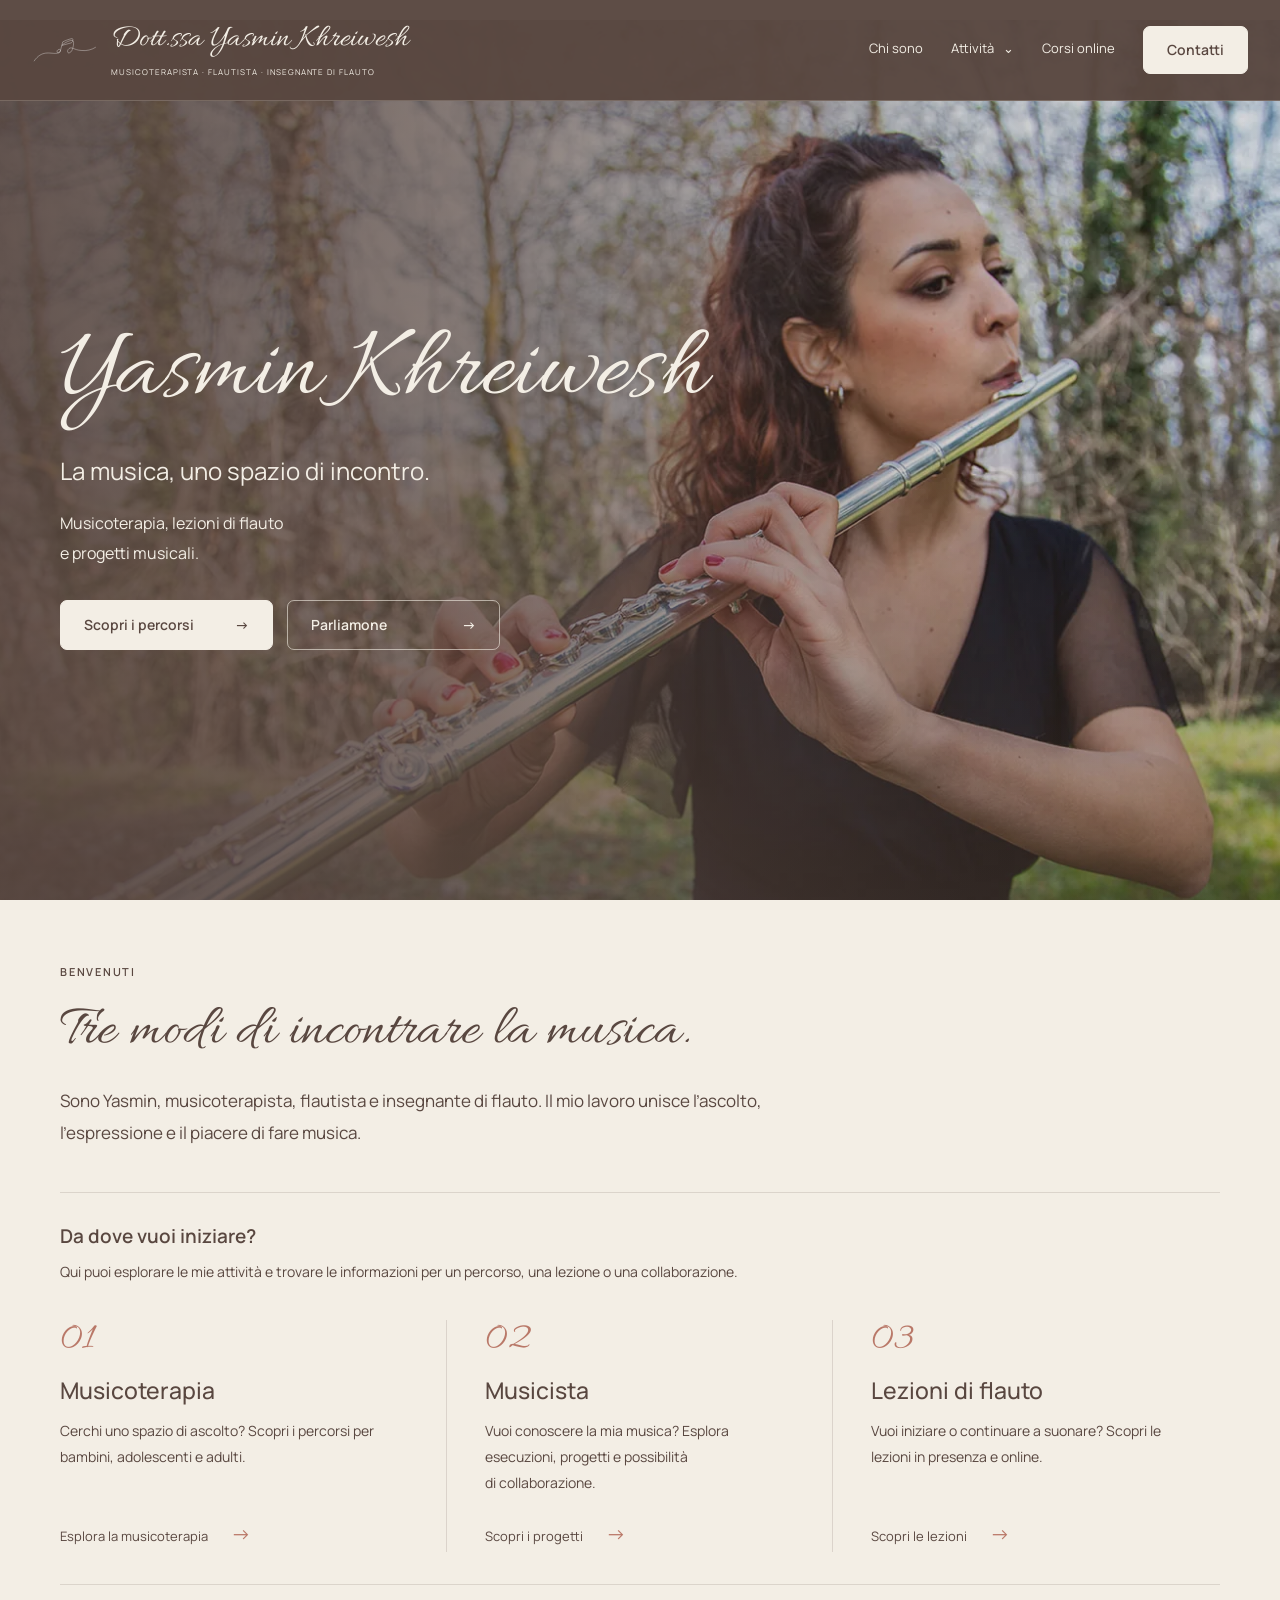
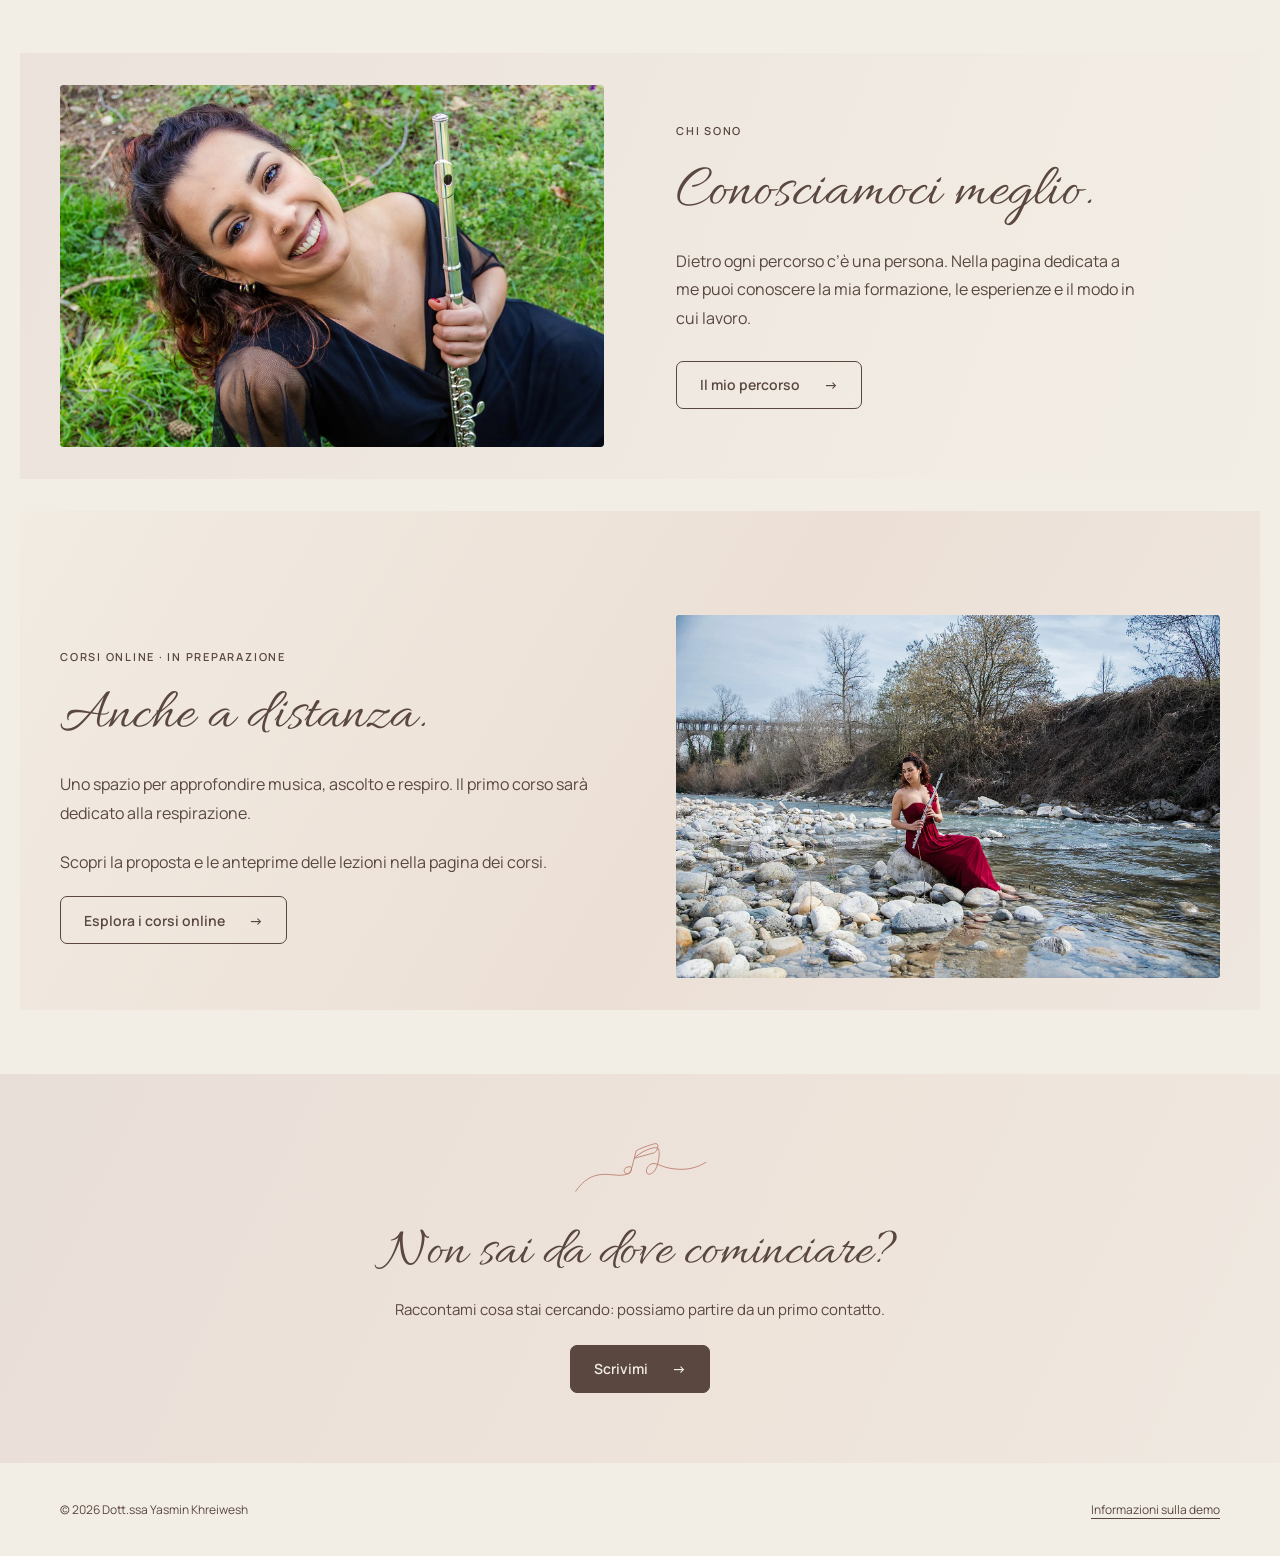
<file: site/index.html>
<!doctype html><html lang="it"><head><meta charset="utf-8"><meta name="viewport" content="width=device-width,initial-scale=1"><meta name="robots" content="noindex,nofollow"><title>Home · Dott.ssa Yasmin Khreiwesh</title><meta name="description" content="Yasmin Khreiwesh: musicoterapia, progetti musicali e lezioni di flauto traverso. Demo del sito."><link rel="icon" type="image/svg+xml" href="assets/mark.svg"><link rel="preload" href="assets/Allura.woff2" as="font" type="font/woff2" crossorigin><link rel="preload" href="assets/Manrope.woff2" as="font" type="font/woff2" crossorigin><link rel="stylesheet" href="styles.css?v=27"><script src="app.js?v=11" defer></script></head><body class="home-page"><a class="skip" href="#main">Vai al contenuto</a><header class="site-header"><div class="header-inner"><a class="brand" href="index.html" aria-label="Yasmin Khreiwesh, homepage"><img src="assets/mark.svg" alt=""><span><span class="brand-honorific">Dott.ssa </span>Yasmin Khreiwesh<small>Musicoterapista · Flautista · Insegnante di flauto</small></span></a><button class="menu" type="button" aria-expanded="false" aria-controls="navigation">Menu <span aria-hidden="true">☰</span></button><nav id="navigation" aria-label="Navigazione principale"><a href="chi-sono.html">Chi sono</a><div class="activity-group"><button class="activity-toggle" type="button" aria-expanded="false" aria-controls="activity-submenu">Attività <span aria-hidden="true">⌄</span></button><div id="activity-submenu" hidden><a href="musicoterapia.html">Musicoterapia</a><a href="musicista.html">Musicista</a><a href="flauto.html">Lezioni di flauto</a></div></div><a href="corsi.html">Corsi online</a><a class="nav-contact" href="contatti.html">Contatti</a></nav></div></header><main id="main">
<section class="home-hero" aria-label="Benvenuti nel sito di Yasmin">
 <div class="hero-photo"><img src="assets/yasmin-flauto-hero.webp" alt="Yasmin suona il flauto traverso all’aperto" fetchpriority="high"></div>
 <div class="hero-copy">
  <h1 class="hero-name">Yasmin Khreiwesh</h1>
  <p class="hero-tagline">La musica, uno spazio di incontro.</p>
  <p>Musicoterapia, lezioni di flauto<br>e progetti musicali.</p>
  <div class="hero-actions"><a class="button" href="#attivita">Scopri i percorsi<span aria-hidden="true">→</span></a><a class="button secondary" href="contatti.html">Parliamone<span aria-hidden="true">→</span></a></div>
 </div>
</section>
<section class="home-paths" id="attivita" aria-labelledby="paths-title">
 <div class="paths-intro">
  <p class="eyebrow">Benvenuti</p>
  <h2 id="paths-title">Tre modi di incontrare la musica.</h2>
  <p>Sono Yasmin, musicoterapista, flautista e insegnante di flauto. Il mio lavoro unisce l’ascolto, l’espressione e il piacere di fare musica.</p>
 </div>
 <div class="paths-heading"><h3>Da dove vuoi iniziare?</h3><p>Qui puoi esplorare le mie attività e trovare le informazioni per un percorso, una lezione o una collaborazione.</p></div>
 <div class="activity-doors"><a class="activity-door" href="musicoterapia.html"><span class="number">01</span><h3>Musicoterapia</h3><p>Cerchi uno spazio di ascolto? Scopri i percorsi per bambini, adolescenti e adulti.</p><span class="door-link">Esplora la musicoterapia <b aria-hidden="true">→</b></span></a><a class="activity-door" href="musicista.html"><span class="number">02</span><h3>Musicista</h3><p>Vuoi conoscere la mia musica? Esplora esecuzioni, progetti e possibilità di collaborazione.</p><span class="door-link">Scopri i progetti <b aria-hidden="true">→</b></span></a><a class="activity-door" href="flauto.html"><span class="number">03</span><h3>Lezioni di flauto</h3><p>Vuoi iniziare o continuare a suonare? Scopri le lezioni in presenza e online.</p><span class="door-link">Scopri le lezioni <b aria-hidden="true">→</b></span></a></div>
</section>
<section class="home-about" aria-labelledby="about-title">
 <div class="about-sign"><figure class="demo-photo portrait-photo"><img src="assets/yasmin-ritratto.webp" alt="Ritratto di Yasmin con il flauto traverso" loading="lazy" decoding="async"></figure></div>
 <div class="about-copy"><p class="eyebrow">Chi sono</p><h2 id="about-title">Conosciamoci meglio.</h2>
  <p>Dietro ogni percorso c’è una persona. Nella pagina dedicata a me puoi conoscere la mia formazione, le esperienze e il modo in cui lavoro.</p>
  <a class="button secondary" href="chi-sono.html">Il mio percorso<span aria-hidden="true">→</span></a>
 </div>
</section>
<section class="home-course" aria-labelledby="course-title">
 <div><p class="eyebrow">Corsi online · In preparazione</p><h2 id="course-title">Anche a distanza.</h2>
  <p>Uno spazio per approfondire musica, ascolto e respiro. Il primo corso sarà dedicato alla respirazione.</p>
  <p>Scopri la proposta e le anteprime delle lezioni nella pagina dei corsi.</p>
  <a class="button secondary" href="corsi.html">Esplora i corsi online<span aria-hidden="true">→</span></a>
 </div>
 <figure class="demo-photo"><img src="assets/yasmin-flauto-fiume.webp" alt="Yasmin con il flauto traverso accanto al fiume" loading="lazy" decoding="async"></figure>
</section></main><section class="closing"><img src="assets/mark.svg" alt=""><h2>Non sai da dove cominciare?</h2><p>Raccontami cosa stai cercando: possiamo partire da un primo contatto.</p><a class="button" href="contatti.html">Scrivimi<span aria-hidden="true">→</span></a></section><footer><p>© 2026 Dott.ssa Yasmin Khreiwesh</p><a href="note-demo.html">Informazioni sulla demo</a></footer></body></html>
</file>
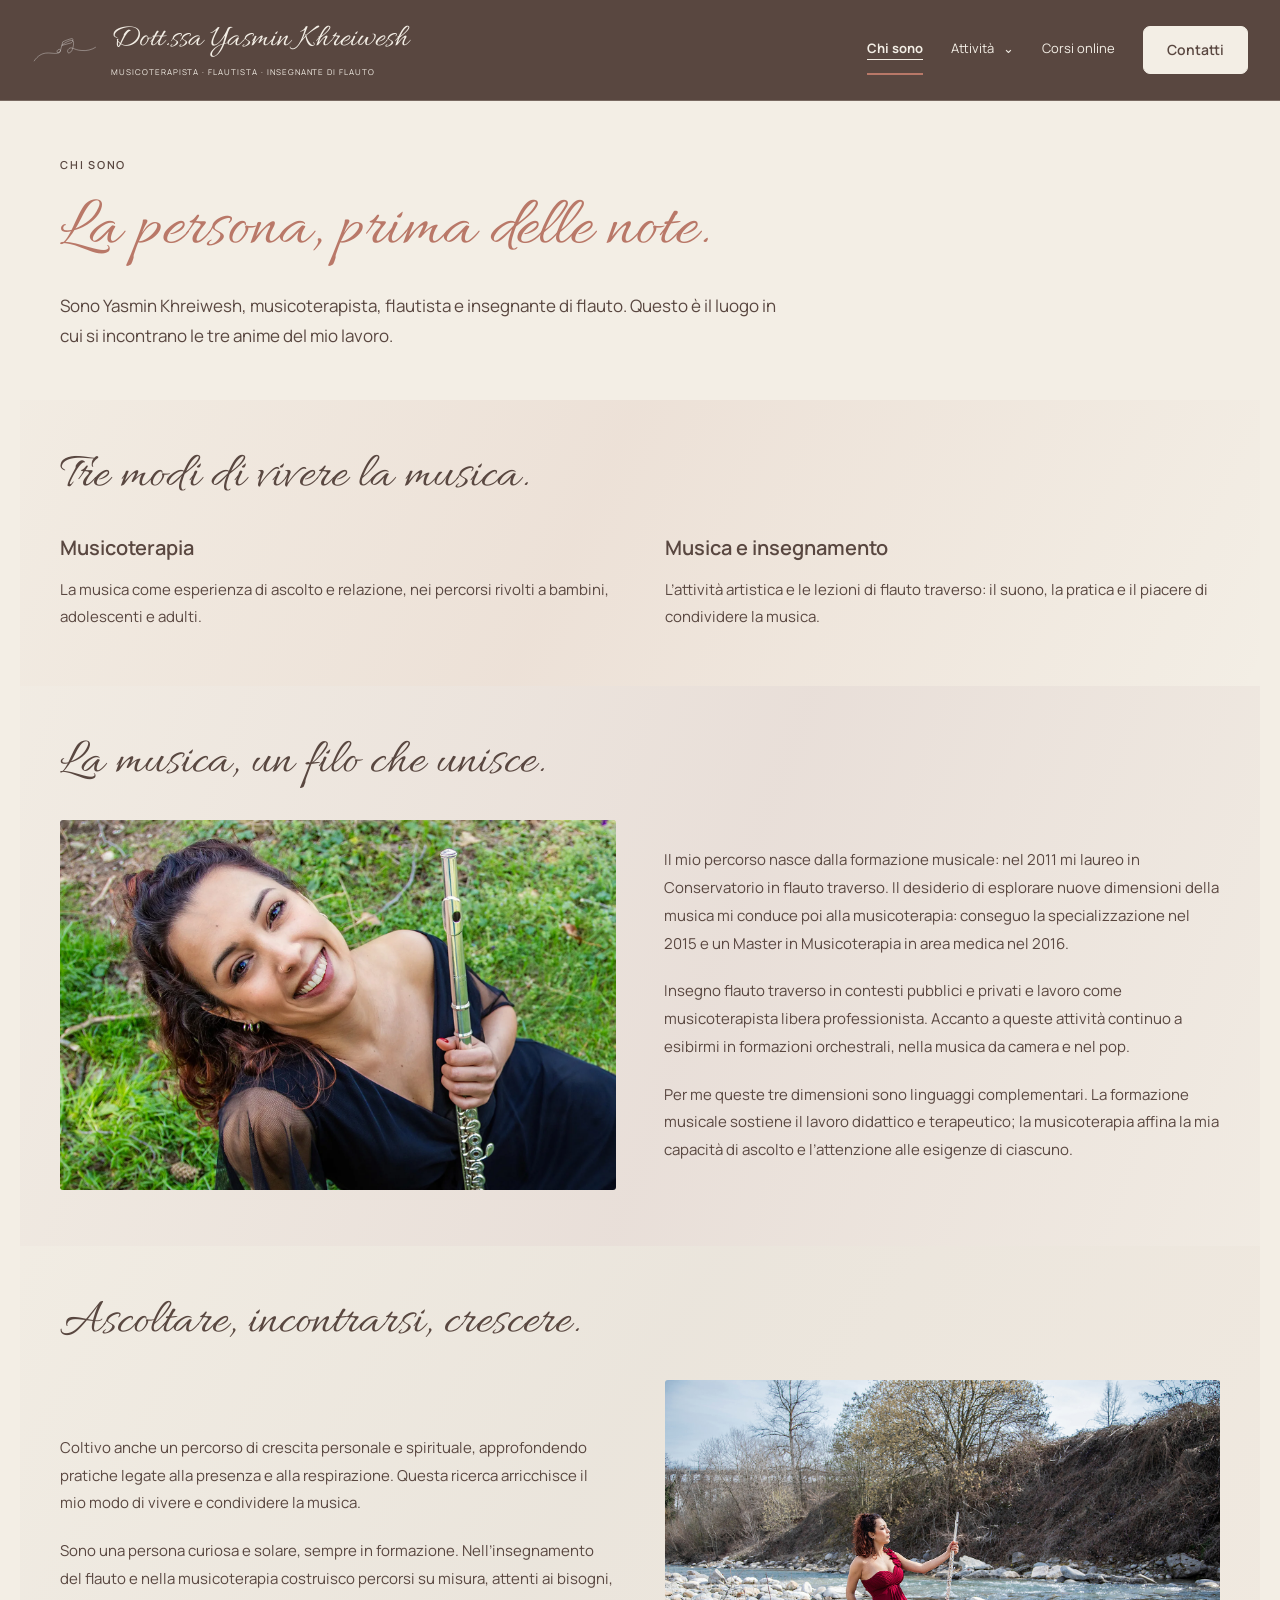
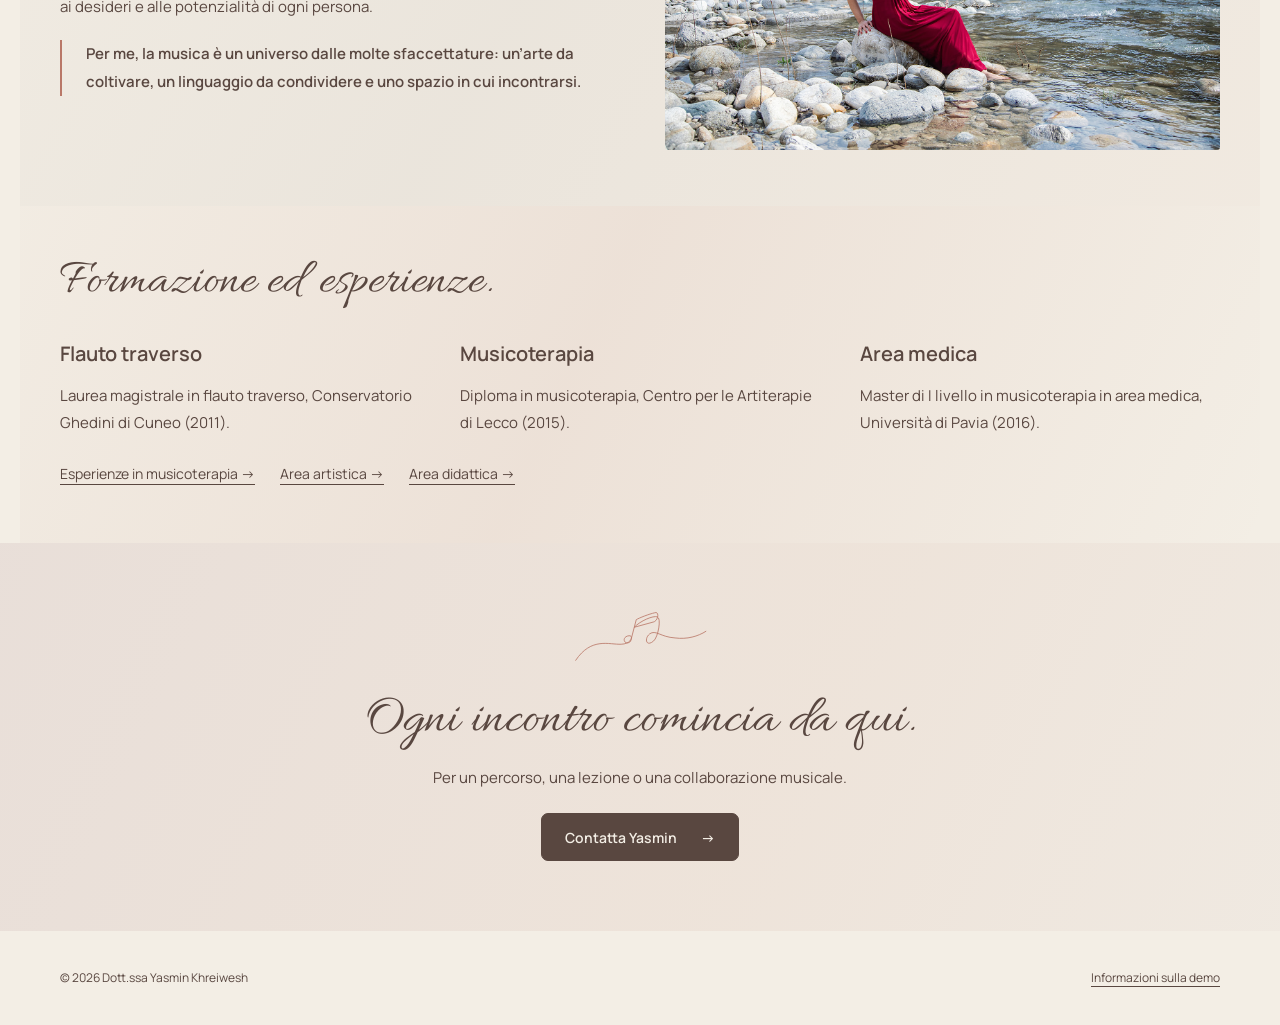
<file: site/chi-sono.html>
<!doctype html><html lang="it"><head><meta charset="utf-8"><meta name="viewport" content="width=device-width,initial-scale=1"><meta name="robots" content="noindex,nofollow"><title>Chi sono · Dott.ssa Yasmin Khreiwesh</title><meta name="description" content="Yasmin Khreiwesh: musicoterapia, progetti musicali e lezioni di flauto traverso. Demo del sito."><link rel="icon" type="image/svg+xml" href="assets/mark.svg"><link rel="preload" href="assets/Allura.woff2" as="font" type="font/woff2" crossorigin><link rel="preload" href="assets/Manrope.woff2" as="font" type="font/woff2" crossorigin><link rel="stylesheet" href="styles.css?v=27"><script src="app.js?v=11" defer></script></head><body><a class="skip" href="#main">Vai al contenuto</a><header class="site-header"><div class="header-inner"><a class="brand" href="index.html" aria-label="Yasmin Khreiwesh, homepage"><img src="assets/mark.svg" alt=""><span><span class="brand-honorific">Dott.ssa </span>Yasmin Khreiwesh<small>Musicoterapista · Flautista · Insegnante di flauto</small></span></a><button class="menu" type="button" aria-expanded="false" aria-controls="navigation">Menu <span aria-hidden="true">☰</span></button><nav id="navigation" aria-label="Navigazione principale"><a href="chi-sono.html" aria-current="page">Chi sono</a><div class="activity-group"><button class="activity-toggle" type="button" aria-expanded="false" aria-controls="activity-submenu">Attività <span aria-hidden="true">⌄</span></button><div id="activity-submenu" hidden><a href="musicoterapia.html">Musicoterapia</a><a href="musicista.html">Musicista</a><a href="flauto.html">Lezioni di flauto</a></div></div><a href="corsi.html">Corsi online</a><a class="nav-contact" href="contatti.html">Contatti</a></nav></div></header><main id="main"><div class="page-shell"><section class="page-intro"><p class="eyebrow">Chi sono</p><h1>La persona, prima delle note.</h1><p class="intro-copy">Sono Yasmin Khreiwesh, musicoterapista, flautista e insegnante di flauto. Questo è il luogo in cui si incontrano le tre anime del mio lavoro.</p></section><section class="content-section" id="presentazione"><div class="section-heading"><h2>Tre modi di vivere la musica.</h2></div><div class="two-columns"><article class="text-item"><h3>Musicoterapia</h3><p>La musica come esperienza di ascolto e relazione, nei percorsi rivolti a bambini, adolescenti e adulti.</p></article><article class="text-item"><h3>Musica e insegnamento</h3><p>L’attività artistica e le lezioni di flauto traverso: il suono, la pratica e il piacere di condividere la musica.</p></article></div></section><section class="content-section" id="biografia"><div class="section-heading"><h2>La musica, un filo che unisce.</h2></div><div class="two-columns photo-block"><figure class="demo-photo portrait-photo"><img src="assets/yasmin-ritratto.webp" alt="Ritratto di Yasmin con il flauto traverso" loading="lazy" decoding="async"></figure><div class="biography-copy"><p>Il mio percorso nasce dalla formazione musicale: nel 2011 mi laureo in Conservatorio in flauto traverso. Il desiderio di esplorare nuove dimensioni della musica mi conduce poi alla musicoterapia: conseguo la specializzazione nel 2015 e un Master in Musicoterapia in area medica nel 2016.</p><p>Insegno flauto traverso in contesti pubblici e privati e lavoro come musicoterapista libera professionista. Accanto a queste attività continuo a esibirmi in formazioni orchestrali, nella musica da camera e nel pop.</p><p>Per me queste tre dimensioni sono linguaggi complementari. La formazione musicale sostiene il lavoro didattico e terapeutico; la musicoterapia affina la mia capacità di ascolto e l’attenzione alle esigenze di ciascuno.</p></div></div></section><section class="content-section" id="approccio"><div class="section-heading"><h2>Ascoltare, incontrarsi, crescere.</h2></div><div class="biography-details"><div class="biography-details-copy"><p>Coltivo anche un percorso di crescita personale e spirituale, approfondendo pratiche legate alla presenza e alla respirazione. Questa ricerca arricchisce il mio modo di vivere e condividere la musica.</p><p>Sono una persona curiosa e solare, sempre in formazione. Nell’insegnamento del flauto e nella musicoterapia costruisco percorsi su misura, attenti ai bisogni, ai desideri e alle potenzialità di ogni persona.</p><p class="biography-quote">Per me, la musica è un universo dalle molte sfaccettature: un’arte da coltivare, un linguaggio da condividere e uno spazio in cui incontrarsi.</p></div><figure class="demo-photo portrait-photo"><img src="assets/C52A6481.jpg" alt="Yasmin con il flauto traverso" loading="lazy" decoding="async"></figure></div></section><section class="content-section" id="formazione"><div class="section-heading"><h2>Formazione ed esperienze.</h2></div><div class="three-columns"><article class="text-item"><h3>Flauto traverso</h3><p>Laurea magistrale in flauto traverso, Conservatorio Ghedini di Cuneo (2011).</p></article><article class="text-item"><h3>Musicoterapia</h3><p>Diploma in musicoterapia, Centro per le Artiterapie di Lecco (2015).</p></article><article class="text-item"><h3>Area medica</h3><p>Master di I livello in musicoterapia in area medica, Università di Pavia (2016).</p></article></div><div class="inline-links"><a href="musicoterapia.html#curriculum">Esperienze in musicoterapia →</a><a href="musicista.html#curriculum">Area artistica →</a><a href="flauto.html#curriculum">Area didattica →</a></div></section></div></main><section class="closing"><img src="assets/mark.svg" alt=""><h2>Ogni incontro comincia da qui.</h2><p>Per un percorso, una lezione o una collaborazione musicale.</p><a class="button" href="contatti.html">Contatta Yasmin<span aria-hidden="true">→</span></a></section><footer><p>© 2026 Dott.ssa Yasmin Khreiwesh</p><a href="note-demo.html">Informazioni sulla demo</a></footer></body></html>
</file>
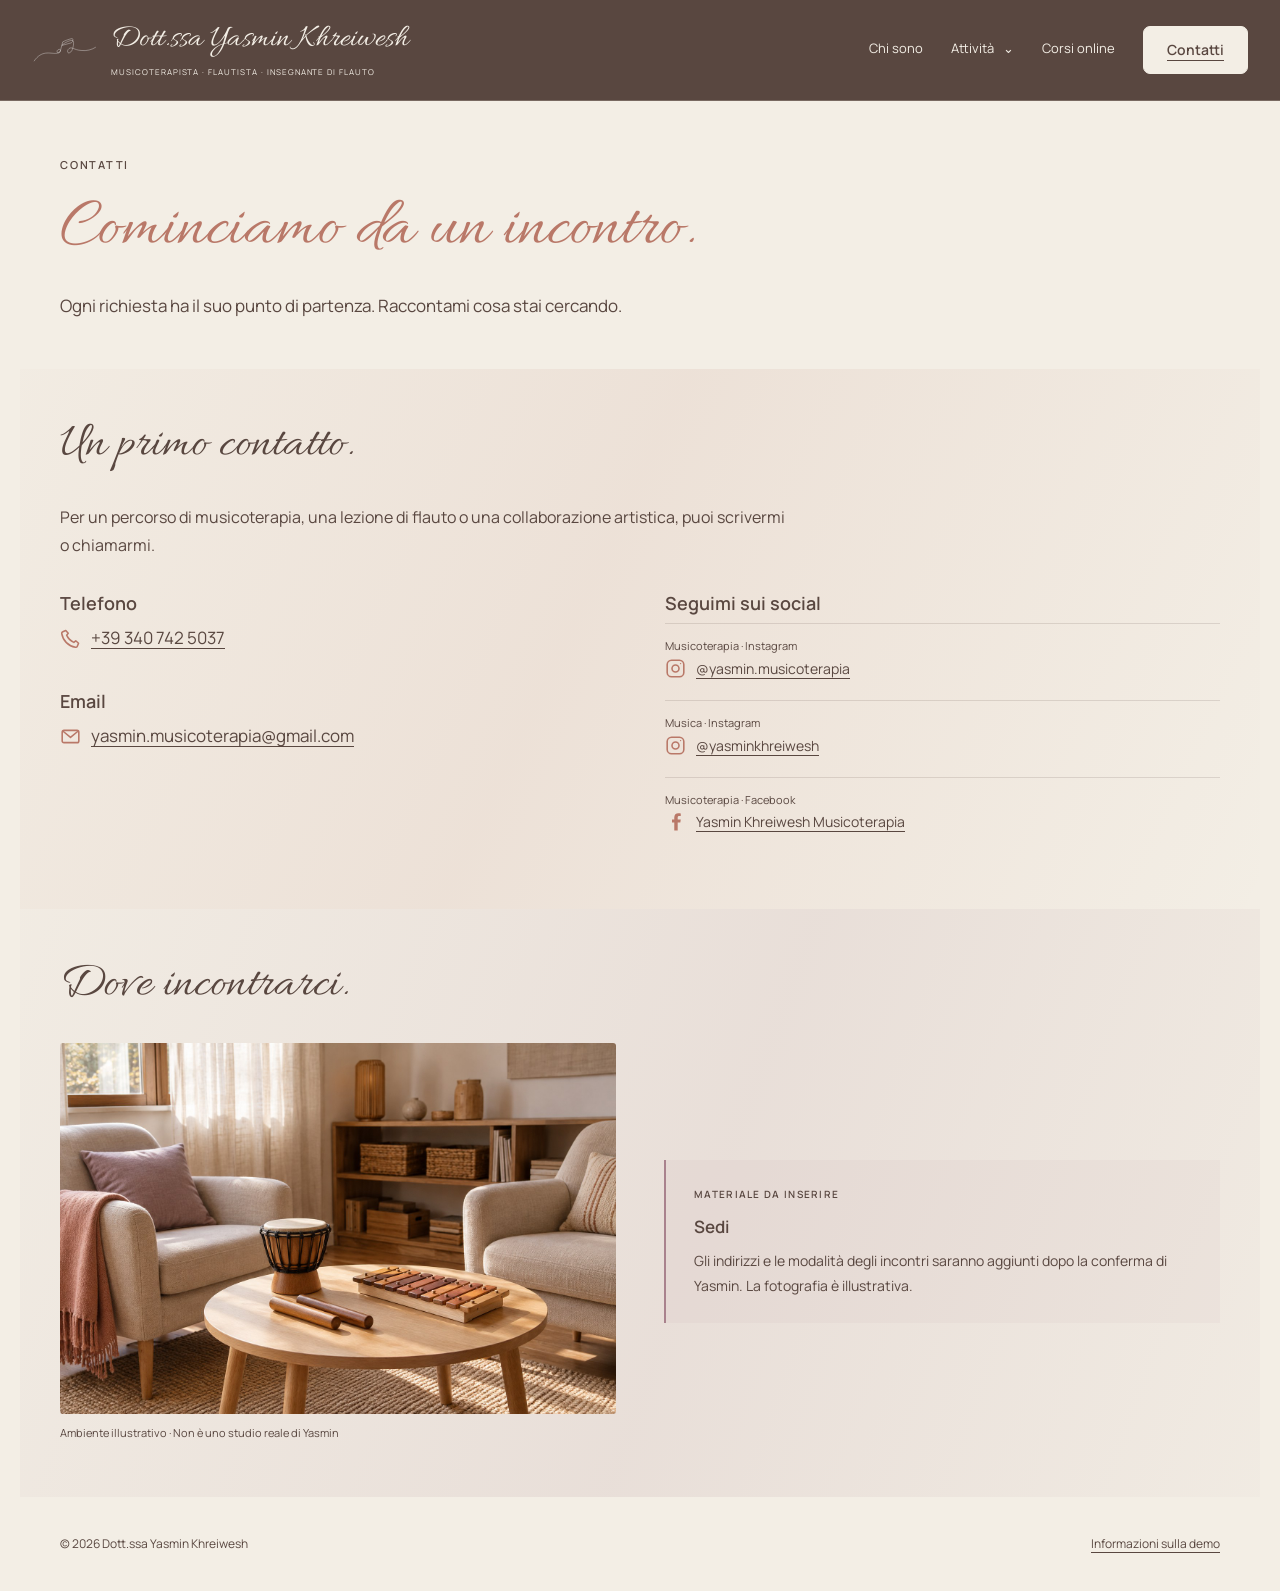
<file: site/contatti.html>
<!doctype html><html lang="it"><head><meta charset="utf-8"><meta name="viewport" content="width=device-width,initial-scale=1"><meta name="robots" content="noindex,nofollow"><title>Contatti · Dott.ssa Yasmin Khreiwesh</title><meta name="description" content="Yasmin Khreiwesh: musicoterapia, progetti musicali e lezioni di flauto traverso. Demo del sito."><link rel="icon" type="image/svg+xml" href="assets/mark.svg"><link rel="preload" href="assets/Allura.woff2" as="font" type="font/woff2" crossorigin><link rel="preload" href="assets/Manrope.woff2" as="font" type="font/woff2" crossorigin><link rel="stylesheet" href="styles.css?v=27"><script src="app.js?v=11" defer></script></head><body><a class="skip" href="#main">Vai al contenuto</a><header class="site-header"><div class="header-inner"><a class="brand" href="index.html" aria-label="Yasmin Khreiwesh, homepage"><img src="assets/mark.svg" alt=""><span><span class="brand-honorific">Dott.ssa </span>Yasmin Khreiwesh<small>Musicoterapista · Flautista · Insegnante di flauto</small></span></a><button class="menu" type="button" aria-expanded="false" aria-controls="navigation">Menu <span aria-hidden="true">☰</span></button><nav id="navigation" aria-label="Navigazione principale"><a href="chi-sono.html">Chi sono</a><div class="activity-group"><button class="activity-toggle" type="button" aria-expanded="false" aria-controls="activity-submenu">Attività <span aria-hidden="true">⌄</span></button><div id="activity-submenu" hidden><a href="musicoterapia.html">Musicoterapia</a><a href="musicista.html">Musicista</a><a href="flauto.html">Lezioni di flauto</a></div></div><a href="corsi.html">Corsi online</a><a class="nav-contact" href="contatti.html" aria-current="page">Contatti</a></nav></div></header><main id="main"><div class="page-shell"><section class="page-intro"><p class="eyebrow">Contatti</p><h1>Cominciamo da un incontro.</h1><p class="intro-copy">Ogni richiesta ha il suo punto di partenza. Raccontami cosa stai cercando.</p></section><section class="content-section" id="scrivi"><div class="section-heading"><h2>Un primo contatto.</h2></div><p>Per un percorso di musicoterapia, una lezione di flauto o una collaborazione artistica, puoi scrivermi o chiamarmi.</p><div class="contact-details"><div class="contact-primary"><div class="contact-method"><h3>Telefono</h3><a href="tel:+393407425037"><img class="contact-icon" src="assets/icon-phone.svg" alt="" width="21" height="21">+39 340 742 5037</a></div><div class="contact-method"><h3>Email</h3><a href="mailto:yasmin.musicoterapia@gmail.com"><img class="contact-icon" src="assets/icon-email.svg" alt="" width="21" height="21">yasmin.musicoterapia@gmail.com</a></div></div><div class="contact-social"><h3>Seguimi sui social</h3><ul><li><span>Musicoterapia · Instagram</span><a href="https://www.instagram.com/yasmin.musicoterapia/" target="_blank" rel="noopener noreferrer"><img class="contact-icon" src="assets/icon-instagram.svg" alt="" width="21" height="21">@yasmin.musicoterapia</a></li><li><span>Musica · Instagram</span><a href="https://www.instagram.com/yasminkhreiwesh/" target="_blank" rel="noopener noreferrer"><img class="contact-icon" src="assets/icon-instagram.svg" alt="" width="21" height="21">@yasminkhreiwesh</a></li><li><span>Musicoterapia · Facebook</span><a href="https://www.facebook.com/yasminkhreiweshmusicoterapia" target="_blank" rel="noopener noreferrer"><img class="contact-icon" src="assets/icon-facebook.svg" alt="" width="21" height="21">Yasmin Khreiwesh Musicoterapia</a></li></ul></div></div></section><section class="content-section" id="sedi"><div class="section-heading"><h2>Dove incontrarci.</h2></div><div class="two-columns photo-block"><figure class="demo-photo"><img src="assets/music-room-demo.jpg" alt="Ambiente illustrativo con due poltrone, un tamburo, uno xilofono e piccoli strumenti in legno" loading="lazy" decoding="async"><figcaption>Ambiente illustrativo · Non è uno studio reale di Yasmin</figcaption></figure><div class="pending"><span class="pending-label">Materiale da inserire</span><h3>Sedi</h3><p>Gli indirizzi e le modalità degli incontri saranno aggiunti dopo la conferma di Yasmin. La fotografia è illustrativa.</p></div></div></section></div></main><footer><p>© 2026 Dott.ssa Yasmin Khreiwesh</p><a href="note-demo.html">Informazioni sulla demo</a></footer></body></html>
</file>
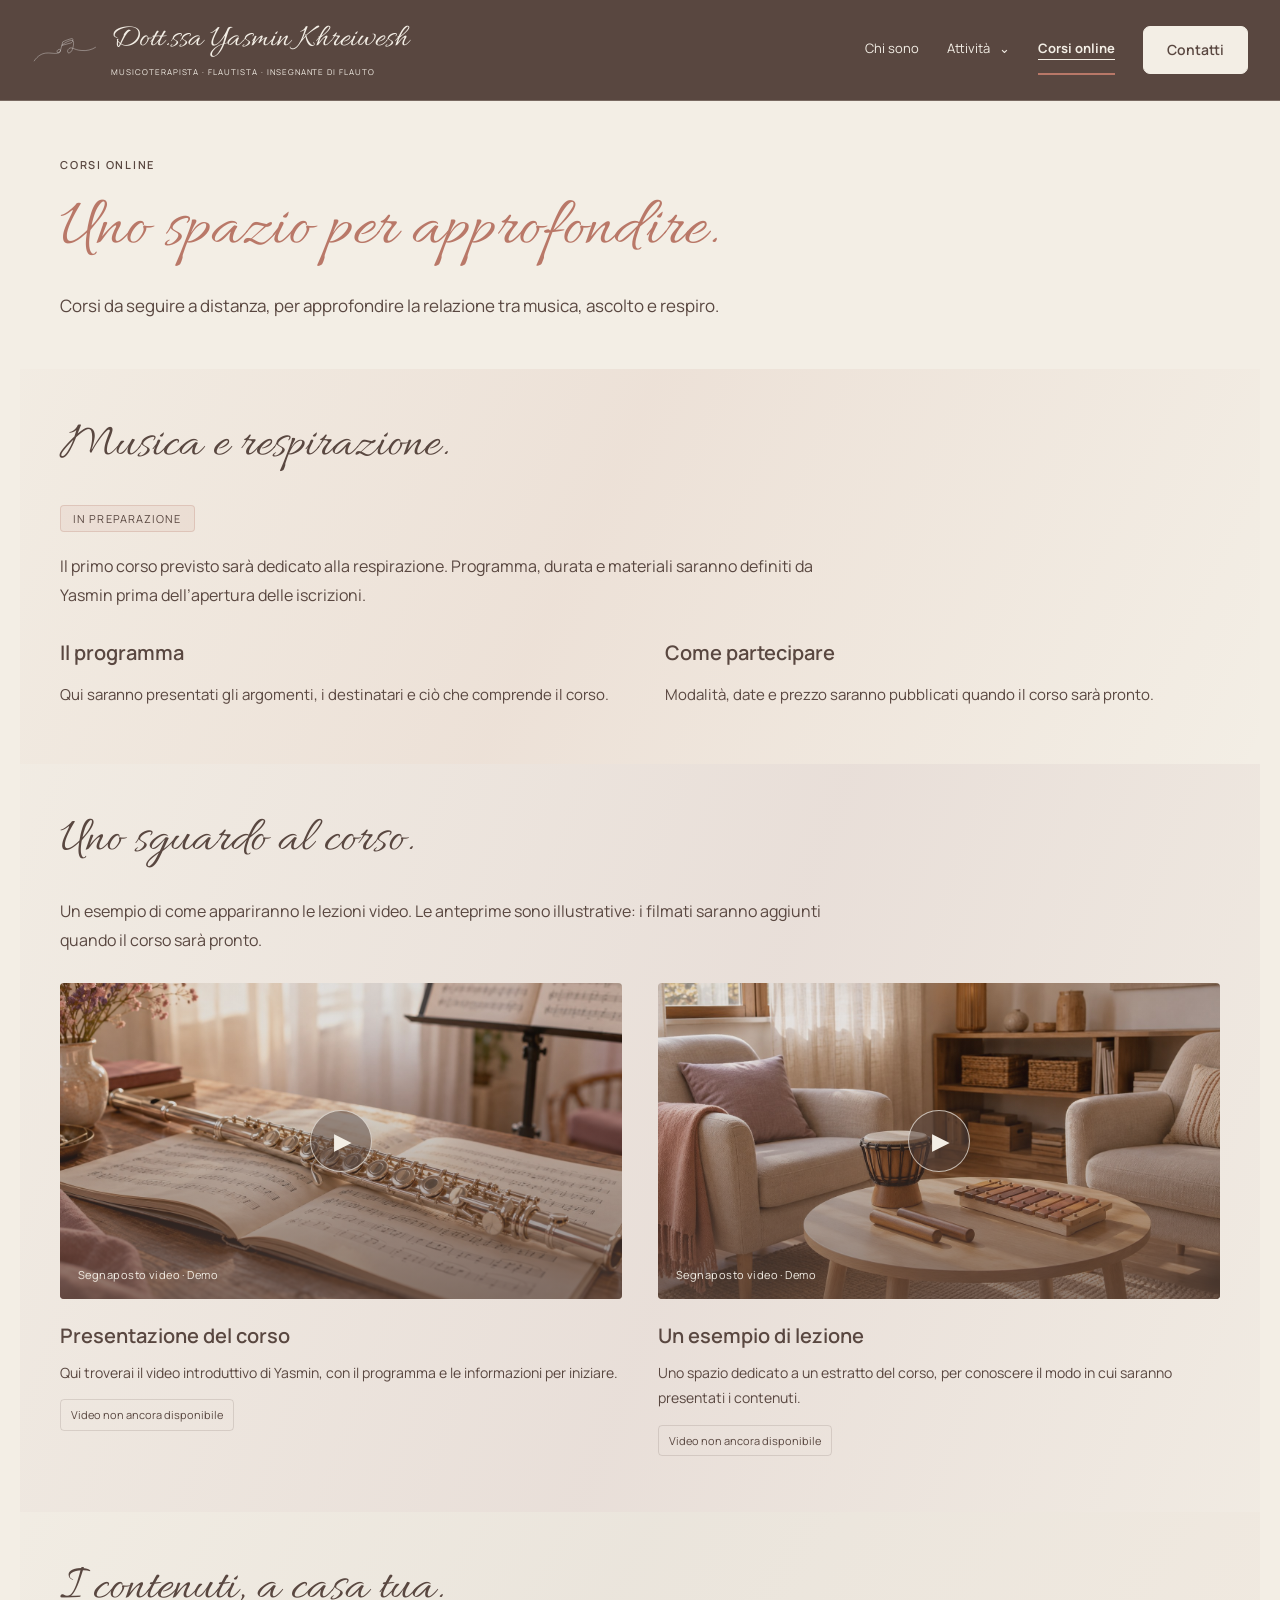
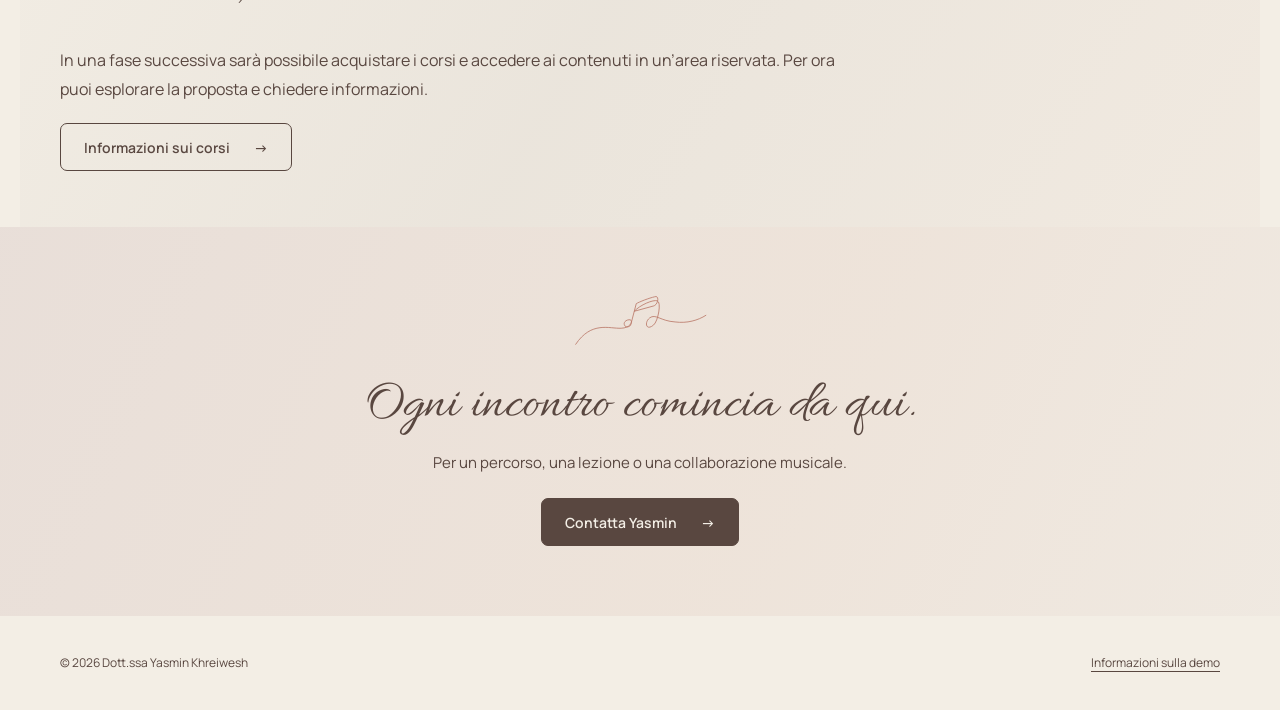
<file: site/corsi.html>
<!doctype html><html lang="it"><head><meta charset="utf-8"><meta name="viewport" content="width=device-width,initial-scale=1"><meta name="robots" content="noindex,nofollow"><title>Corsi online · Dott.ssa Yasmin Khreiwesh</title><meta name="description" content="Yasmin Khreiwesh: musicoterapia, progetti musicali e lezioni di flauto traverso. Demo del sito."><link rel="icon" type="image/svg+xml" href="assets/mark.svg"><link rel="preload" href="assets/Allura.woff2" as="font" type="font/woff2" crossorigin><link rel="preload" href="assets/Manrope.woff2" as="font" type="font/woff2" crossorigin><link rel="stylesheet" href="styles.css?v=27"><script src="app.js?v=11" defer></script></head><body><a class="skip" href="#main">Vai al contenuto</a><header class="site-header"><div class="header-inner"><a class="brand" href="index.html" aria-label="Yasmin Khreiwesh, homepage"><img src="assets/mark.svg" alt=""><span><span class="brand-honorific">Dott.ssa </span>Yasmin Khreiwesh<small>Musicoterapista · Flautista · Insegnante di flauto</small></span></a><button class="menu" type="button" aria-expanded="false" aria-controls="navigation">Menu <span aria-hidden="true">☰</span></button><nav id="navigation" aria-label="Navigazione principale"><a href="chi-sono.html">Chi sono</a><div class="activity-group"><button class="activity-toggle" type="button" aria-expanded="false" aria-controls="activity-submenu">Attività <span aria-hidden="true">⌄</span></button><div id="activity-submenu" hidden><a href="musicoterapia.html">Musicoterapia</a><a href="musicista.html">Musicista</a><a href="flauto.html">Lezioni di flauto</a></div></div><a href="corsi.html" aria-current="page">Corsi online</a><a class="nav-contact" href="contatti.html">Contatti</a></nav></div></header><main id="main"><div class="page-shell"><section class="page-intro"><p class="eyebrow">Corsi online</p><h1>Uno spazio per approfondire.</h1><p class="intro-copy">Corsi da seguire a distanza, per approfondire la relazione tra musica, ascolto e respiro.</p></section><section class="content-section" id="respirazione"><div class="section-heading"><h2>Musica e respirazione.</h2></div><span class="status">In preparazione</span><p>Il primo corso previsto sarà dedicato alla respirazione. Programma, durata e materiali saranno definiti da Yasmin prima dell’apertura delle iscrizioni.</p><div class="two-columns"><article class="text-item"><h3>Il programma</h3><p>Qui saranno presentati gli argomenti, i destinatari e ciò che comprende il corso.</p></article><article class="text-item"><h3>Come partecipare</h3><p>Modalità, date e prezzo saranno pubblicati quando il corso sarà pronto.</p></article></div></section><section class="content-section" id="video"><div class="section-heading"><h2>Uno sguardo al corso.</h2></div><p>Un esempio di come appariranno le lezioni video. Le anteprime sono illustrative: i filmati saranno aggiunti quando il corso sarà pronto.</p><div class="two-columns course-videos"><article class="video-example"><div class="video-preview"><img src="assets/flute-score-demo.jpg" alt="" width="1536" height="1024" loading="lazy" decoding="async"><span class="video-play" aria-hidden="true">▶</span><span class="video-label">Segnaposto video · Demo</span></div><h3>Presentazione del corso</h3><p>Qui troverai il video introduttivo di Yasmin, con il programma e le informazioni per iniziare.</p><span class="video-availability">Video non ancora disponibile</span></article><article class="video-example"><div class="video-preview"><img src="assets/music-room-demo.jpg" alt="" width="1536" height="1024" loading="lazy" decoding="async"><span class="video-play" aria-hidden="true">▶</span><span class="video-label">Segnaposto video · Demo</span></div><h3>Un esempio di lezione</h3><p>Uno spazio dedicato a un estratto del corso, per conoscere il modo in cui saranno presentati i contenuti.</p><span class="video-availability">Video non ancora disponibile</span></article></div></section><section class="content-section" id="accesso"><div class="section-heading"><h2>I contenuti, a casa tua.</h2></div><p>In una fase successiva sarà possibile acquistare i corsi e accedere ai contenuti in un’area riservata. Per ora puoi esplorare la proposta e chiedere informazioni.</p><a class="button secondary" href="contatti.html">Informazioni sui corsi<span aria-hidden="true">→</span></a></section></div></main><section class="closing"><img src="assets/mark.svg" alt=""><h2>Ogni incontro comincia da qui.</h2><p>Per un percorso, una lezione o una collaborazione musicale.</p><a class="button" href="contatti.html">Contatta Yasmin<span aria-hidden="true">→</span></a></section><footer><p>© 2026 Dott.ssa Yasmin Khreiwesh</p><a href="note-demo.html">Informazioni sulla demo</a></footer></body></html>
</file>
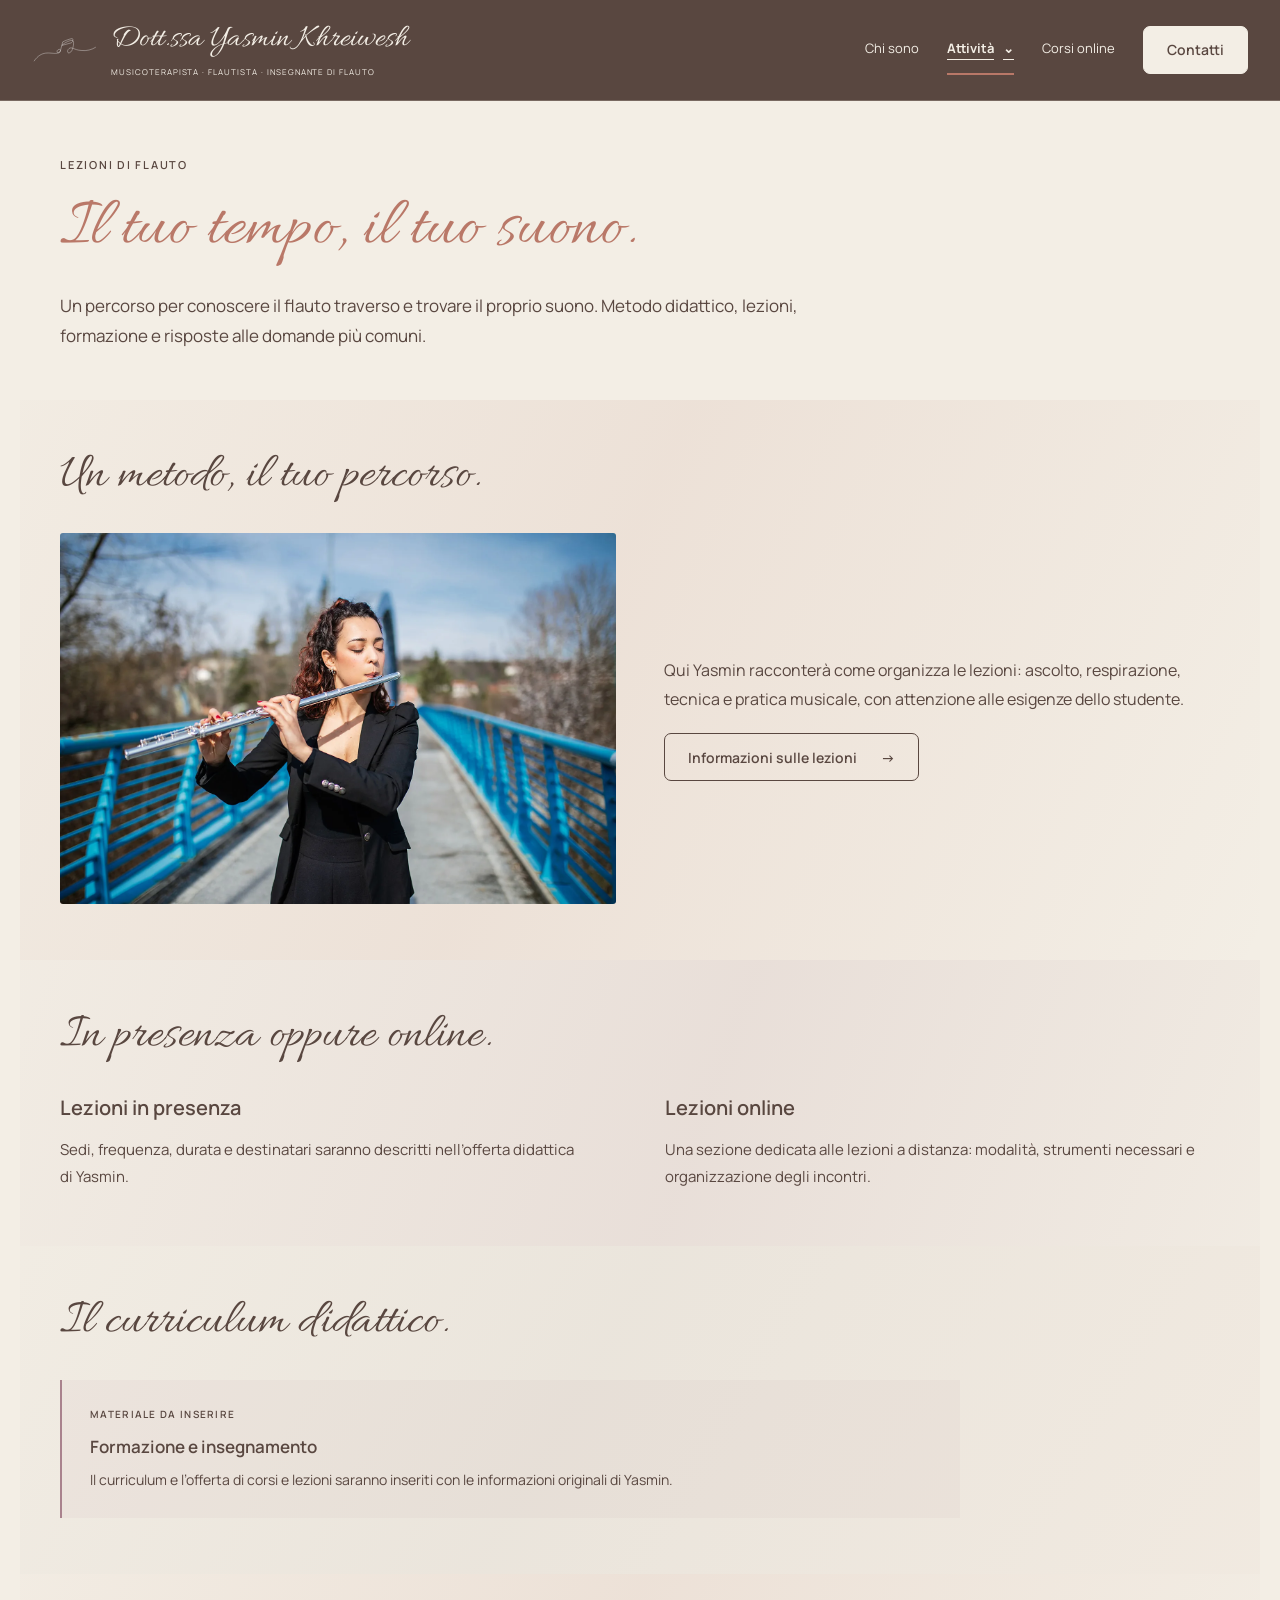
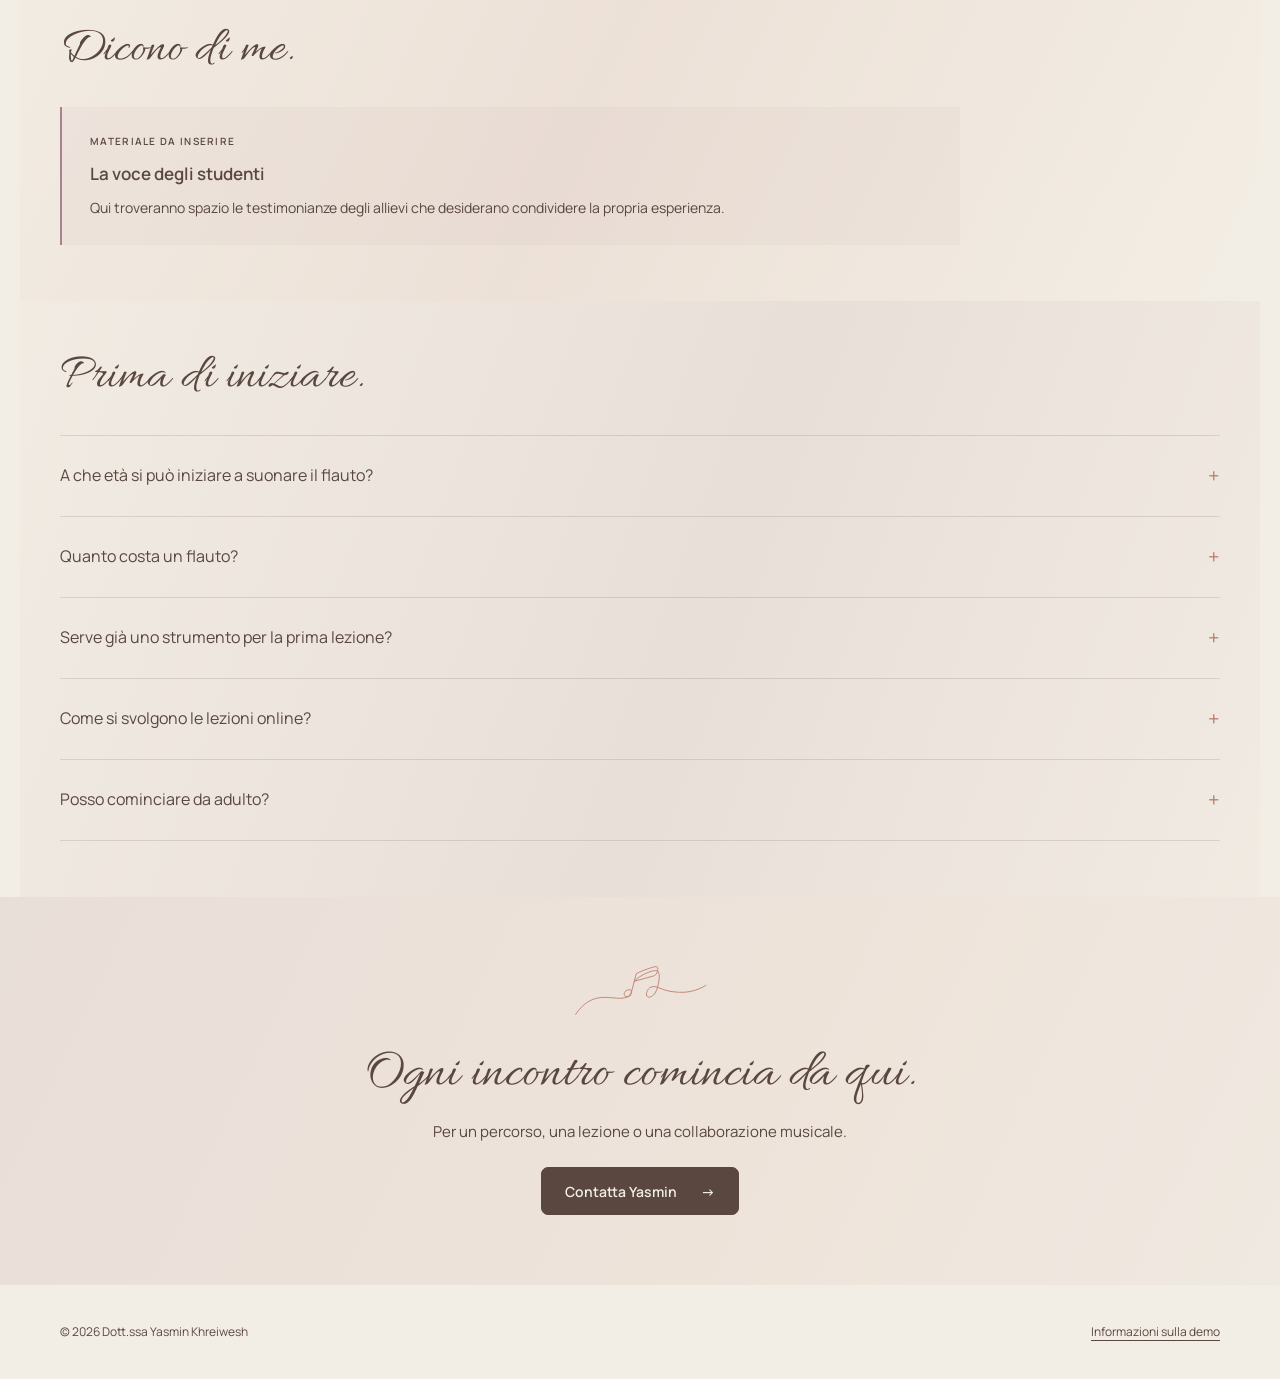
<file: site/flauto.html>
<!doctype html><html lang="it"><head><meta charset="utf-8"><meta name="viewport" content="width=device-width,initial-scale=1"><meta name="robots" content="noindex,nofollow"><title>Lezioni di flauto · Dott.ssa Yasmin Khreiwesh</title><meta name="description" content="Yasmin Khreiwesh: musicoterapia, progetti musicali e lezioni di flauto traverso. Demo del sito."><link rel="icon" type="image/svg+xml" href="assets/mark.svg"><link rel="preload" href="assets/Allura.woff2" as="font" type="font/woff2" crossorigin><link rel="preload" href="assets/Manrope.woff2" as="font" type="font/woff2" crossorigin><link rel="stylesheet" href="styles.css?v=27"><script src="app.js?v=11" defer></script></head><body><a class="skip" href="#main">Vai al contenuto</a><header class="site-header"><div class="header-inner"><a class="brand" href="index.html" aria-label="Yasmin Khreiwesh, homepage"><img src="assets/mark.svg" alt=""><span><span class="brand-honorific">Dott.ssa </span>Yasmin Khreiwesh<small>Musicoterapista · Flautista · Insegnante di flauto</small></span></a><button class="menu" type="button" aria-expanded="false" aria-controls="navigation">Menu <span aria-hidden="true">☰</span></button><nav id="navigation" aria-label="Navigazione principale"><a href="chi-sono.html">Chi sono</a><div class="activity-group"><button class="activity-toggle active" type="button" aria-expanded="false" aria-controls="activity-submenu">Attività <span aria-hidden="true">⌄</span></button><div id="activity-submenu" hidden><a href="musicoterapia.html">Musicoterapia</a><a href="musicista.html">Musicista</a><a href="flauto.html" aria-current="page">Lezioni di flauto</a></div></div><a href="corsi.html">Corsi online</a><a class="nav-contact" href="contatti.html">Contatti</a></nav></div></header><main id="main"><div class="page-shell"><section class="page-intro"><p class="eyebrow">Lezioni di flauto</p><h1>Il tuo tempo, il tuo suono.</h1><p class="intro-copy">Un percorso per conoscere il flauto traverso e trovare il proprio suono. Metodo didattico, lezioni, formazione e risposte alle domande più comuni.</p></section><section class="content-section" id="metodo"><div class="section-heading"><h2>Un metodo, il tuo percorso.</h2></div><div class="two-columns photo-block"><figure class="demo-photo"><img src="assets/yasmin-flauto-ponte.webp" alt="Yasmin suona il flauto traverso su un ponte" loading="lazy" decoding="async"></figure><div><p>Qui Yasmin racconterà come organizza le lezioni: ascolto, respirazione, tecnica e pratica musicale, con attenzione alle esigenze dello studente.</p><a class="button secondary" href="contatti.html">Informazioni sulle lezioni<span aria-hidden="true">→</span></a></div></div></section><section class="content-section" id="lezioni"><div class="section-heading"><h2>In presenza oppure online.</h2></div><div class="two-columns"><article class="text-item"><h3>Lezioni in presenza</h3><p>Sedi, frequenza, durata e destinatari saranno descritti nell’offerta didattica di Yasmin.</p></article><article class="text-item"><h3>Lezioni online</h3><p>Una sezione dedicata alle lezioni a distanza: modalità, strumenti necessari e organizzazione degli incontri.</p></article></div></section><section class="content-section" id="curriculum"><div class="section-heading"><h2>Il curriculum didattico.</h2></div><div class="pending"><span class="pending-label">Materiale da inserire</span><h3>Formazione e insegnamento</h3><p>Il curriculum e l’offerta di corsi e lezioni saranno inseriti con le informazioni originali di Yasmin.</p></div></section><section class="content-section" id="testimonianze"><div class="section-heading"><h2>Dicono di me.</h2></div><div class="pending"><span class="pending-label">Materiale da inserire</span><h3>La voce degli studenti</h3><p>Qui troveranno spazio le testimonianze degli allievi che desiderano condividere la propria esperienza.</p></div></section><section class="content-section" id="faq"><div class="section-heading"><h2>Prima di iniziare.</h2></div><div class="faq"><details><summary>A che età si può iniziare a suonare il flauto?<span aria-hidden="true">+</span></summary><p>Età, strumento e percorso vanno valutati insieme all’insegnante. Qui Yasmin indicherà le fasce d’età delle sue proposte e le possibilità per i più piccoli.</p></details><details><summary>Quanto costa un flauto?<span aria-hidden="true">+</span></summary><p>Il prezzo dipende dal modello e dalla scelta tra nuovo e usato. Le indicazioni saranno concordate con Yasmin; prima di acquistare è utile confrontarsi con l’insegnante.</p></details><details><summary>Serve già uno strumento per la prima lezione?<span aria-hidden="true">+</span></summary><p>Le modalità della prima lezione e l’eventuale disponibilità di uno strumento saranno precisate da Yasmin.</p></details><details><summary>Come si svolgono le lezioni online?<span aria-hidden="true">+</span></summary><p>Durata, piattaforma e attrezzatura necessaria saranno indicate nella proposta didattica definitiva.</p></details><details><summary>Posso cominciare da adulto?<span aria-hidden="true">+</span></summary><p>La richiesta può essere approfondita con Yasmin per conoscere le possibilità e il percorso più adatto.</p></details></div></section></div></main><section class="closing"><img src="assets/mark.svg" alt=""><h2>Ogni incontro comincia da qui.</h2><p>Per un percorso, una lezione o una collaborazione musicale.</p><a class="button" href="contatti.html">Contatta Yasmin<span aria-hidden="true">→</span></a></section><footer><p>© 2026 Dott.ssa Yasmin Khreiwesh</p><a href="note-demo.html">Informazioni sulla demo</a></footer></body></html>
</file>
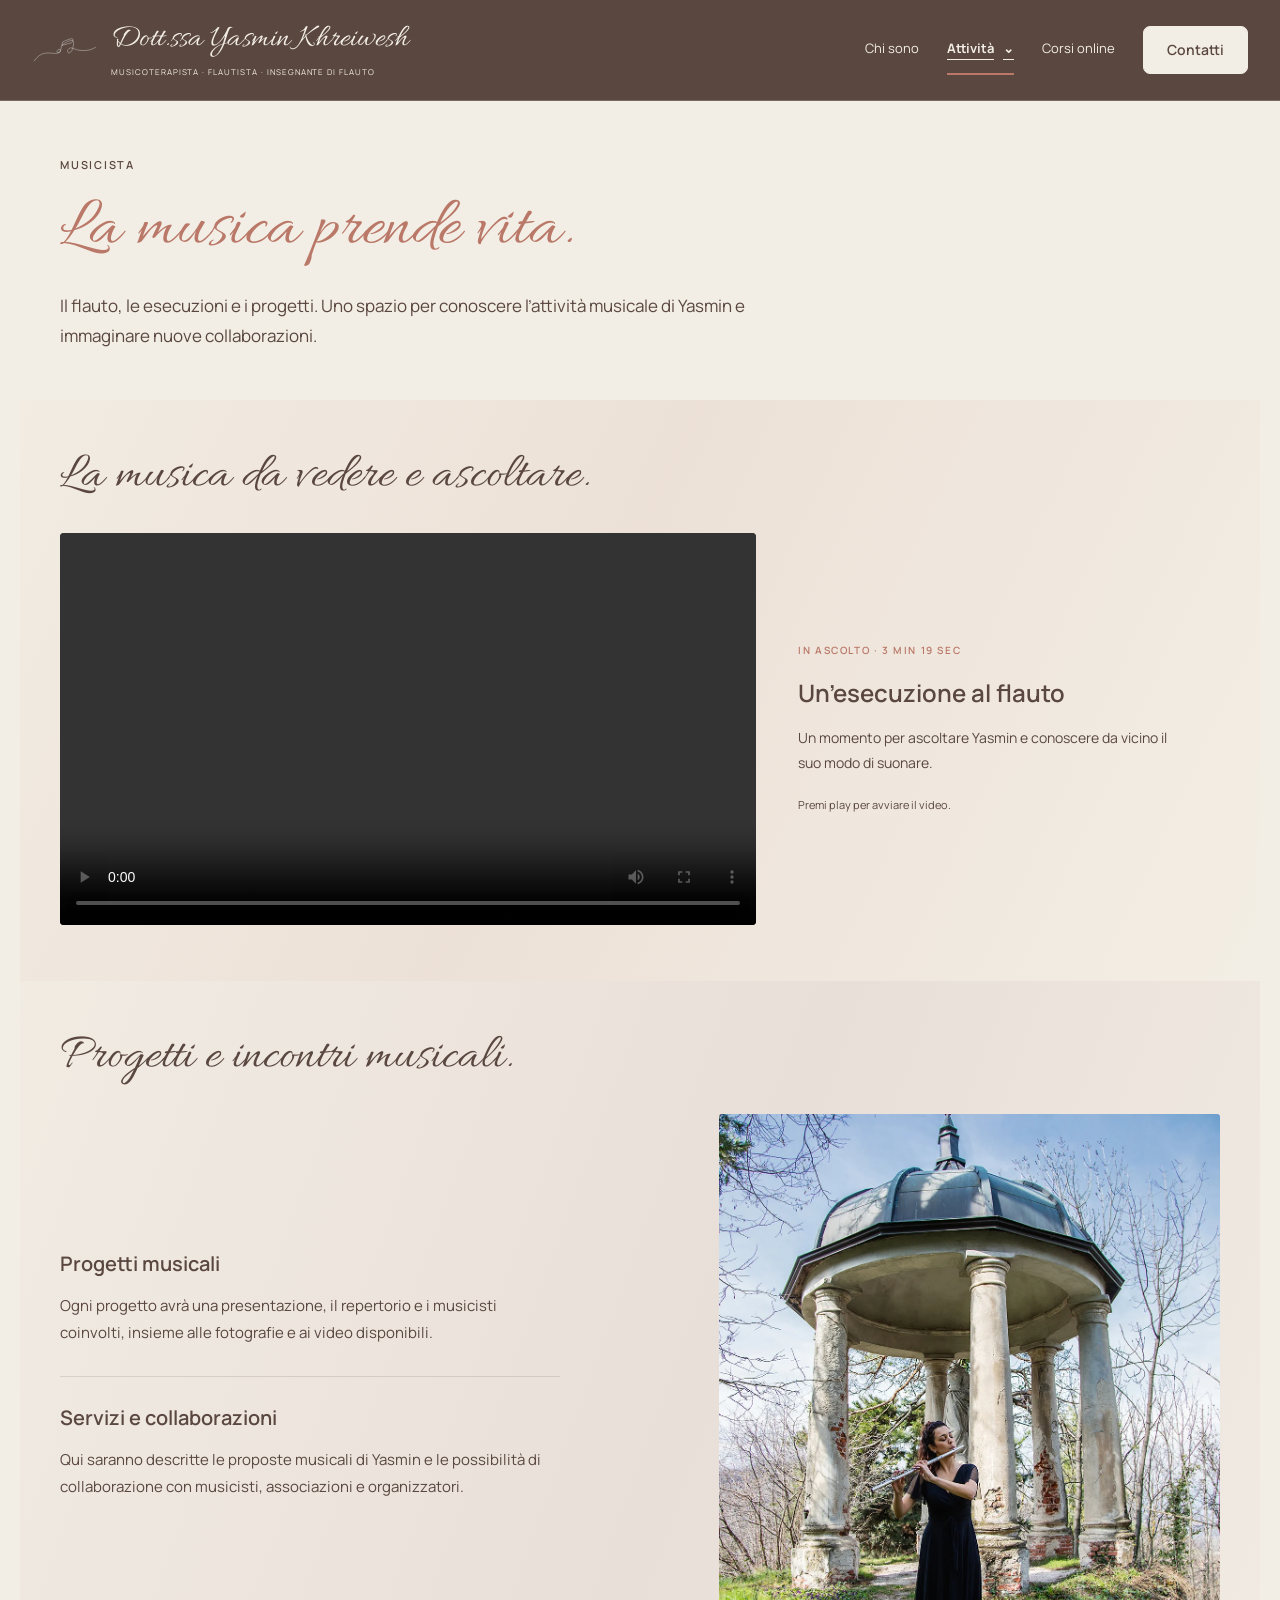
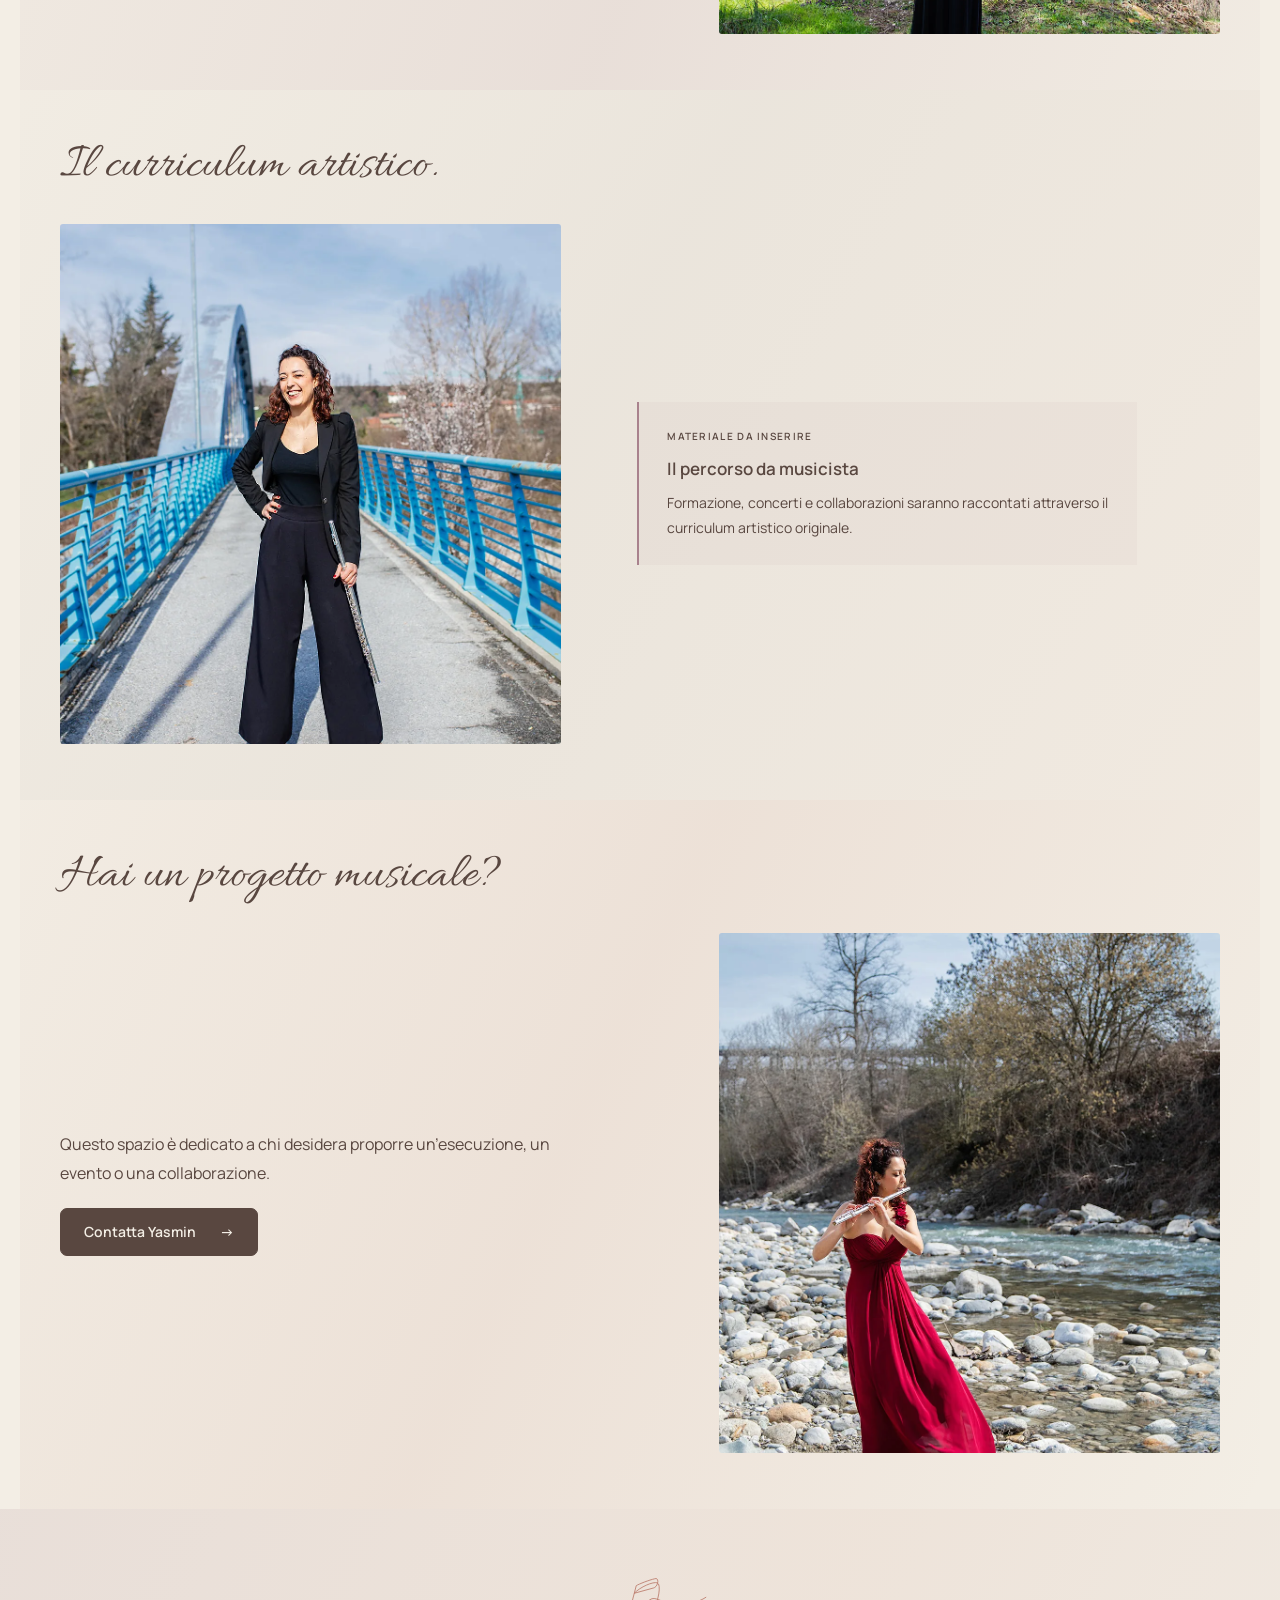
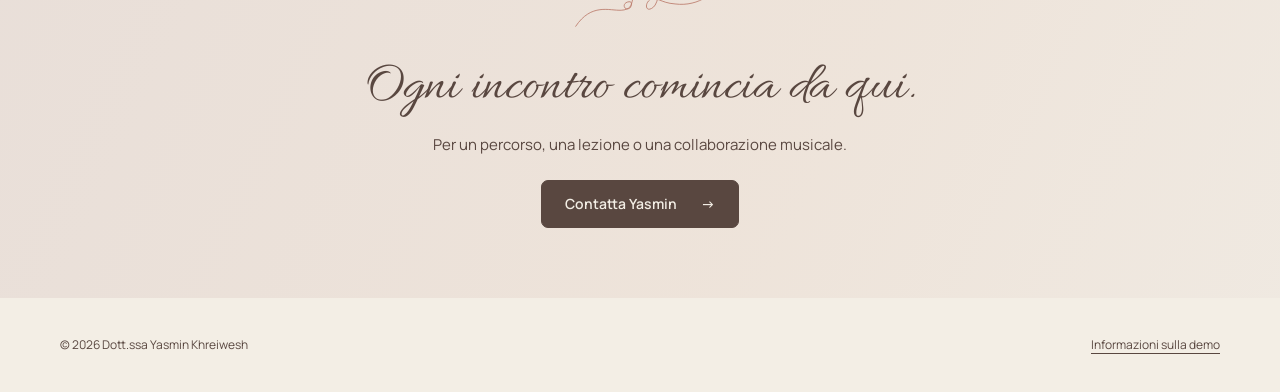
<file: site/musicista.html>
<!doctype html><html lang="it"><head><meta charset="utf-8"><meta name="viewport" content="width=device-width,initial-scale=1"><meta name="robots" content="noindex,nofollow"><title>Musicista · Dott.ssa Yasmin Khreiwesh</title><meta name="description" content="Yasmin Khreiwesh: musicoterapia, progetti musicali e lezioni di flauto traverso. Demo del sito."><link rel="icon" type="image/svg+xml" href="assets/mark.svg"><link rel="preload" href="assets/Allura.woff2" as="font" type="font/woff2" crossorigin><link rel="preload" href="assets/Manrope.woff2" as="font" type="font/woff2" crossorigin><link rel="stylesheet" href="styles.css?v=29"><script src="app.js?v=11" defer></script></head><body><a class="skip" href="#main">Vai al contenuto</a><header class="site-header"><div class="header-inner"><a class="brand" href="index.html" aria-label="Yasmin Khreiwesh, homepage"><img src="assets/mark.svg" alt=""><span><span class="brand-honorific">Dott.ssa </span>Yasmin Khreiwesh<small>Musicoterapista · Flautista · Insegnante di flauto</small></span></a><button class="menu" type="button" aria-expanded="false" aria-controls="navigation">Menu <span aria-hidden="true">☰</span></button><nav id="navigation" aria-label="Navigazione principale"><a href="chi-sono.html">Chi sono</a><div class="activity-group"><button class="activity-toggle active" type="button" aria-expanded="false" aria-controls="activity-submenu">Attività <span aria-hidden="true">⌄</span></button><div id="activity-submenu" hidden><a href="musicoterapia.html">Musicoterapia</a><a href="musicista.html" aria-current="page">Musicista</a><a href="flauto.html">Lezioni di flauto</a></div></div><a href="corsi.html">Corsi online</a><a class="nav-contact" href="contatti.html">Contatti</a></nav></div></header><main id="main"><div class="page-shell"><section class="page-intro"><p class="eyebrow">Musicista</p><h1>La musica prende vita.</h1><p class="intro-copy">Il flauto, le esecuzioni e i progetti. Uno spazio per conoscere l’attività musicale di Yasmin e immaginare nuove collaborazioni.</p></section><section class="content-section" id="media"><div class="section-heading"><h2>La musica da vedere e ascoltare.</h2></div><div class="performance-feature"><div class="performance-player"><video controls preload="metadata" playsinline aria-label="Video di una esecuzione al flauto di Yasmin"><source src="assets/yasmin-esecuzione-720p.mp4" type="video/mp4">Il tuo browser non supporta la riproduzione video.</video></div><div class="performance-copy"><p class="eyebrow">In ascolto · 3 min 19 sec</p><h3>Un’esecuzione al flauto</h3><p>Un momento per ascoltare Yasmin e conoscere da vicino il suo modo di suonare.</p><p class="performance-note">Premi play per avviare il video.</p></div></div></section><section class="content-section" id="progetti"><div class="section-heading"><h2>Progetti e incontri musicali.</h2></div><div class="artist-story"><div class="artist-story-copy"><article class="text-item"><h3>Progetti musicali</h3><p>Ogni progetto avrà una presentazione, il repertorio e i musicisti coinvolti, insieme alle fotografie e ai video disponibili.</p></article><article class="text-item"><h3>Servizi e collaborazioni</h3><p>Qui saranno descritte le proposte musicali di Yasmin e le possibilità di collaborazione con musicisti, associazioni e organizzatori.</p></article></div><figure class="demo-photo portrait-photo"><img src="assets/yasmin-flauto-tempietto.webp" alt="Yasmin con il flauto traverso accanto a un tempietto" loading="lazy" decoding="async"></figure></div></section><section class="content-section" id="curriculum"><div class="section-heading"><h2>Il curriculum artistico.</h2></div><div class="artist-story artist-story-reverse"><figure class="demo-photo portrait-photo"><img src="assets/yasmin-ponte-ritratto.webp" alt="Yasmin con il flauto traverso su un ponte" loading="lazy" decoding="async"></figure><div class="pending"><span class="pending-label">Materiale da inserire</span><h3>Il percorso da musicista</h3><p>Formazione, concerti e collaborazioni saranno raccontati attraverso il curriculum artistico originale.</p></div></div></section><section class="content-section" id="collaborazioni"><div class="section-heading"><h2>Hai un progetto musicale?</h2></div><div class="artist-story"><div class="artist-story-copy"><p>Questo spazio è dedicato a chi desidera proporre un’esecuzione, un evento o una collaborazione.</p><a class="button" href="contatti.html">Contatta Yasmin<span aria-hidden="true">→</span></a></div><figure class="demo-photo portrait-photo"><img src="assets/yasmin-flauto-rosso.webp" alt="Yasmin suona il flauto traverso, in abito rosso, vicino al fiume" loading="lazy" decoding="async"></figure></div></section></div></main><section class="closing"><img src="assets/mark.svg" alt=""><h2>Ogni incontro comincia da qui.</h2><p>Per un percorso, una lezione o una collaborazione musicale.</p><a class="button" href="contatti.html">Contatta Yasmin<span aria-hidden="true">→</span></a></section><footer><p>© 2026 Dott.ssa Yasmin Khreiwesh</p><a href="note-demo.html">Informazioni sulla demo</a></footer></body></html>
</file>
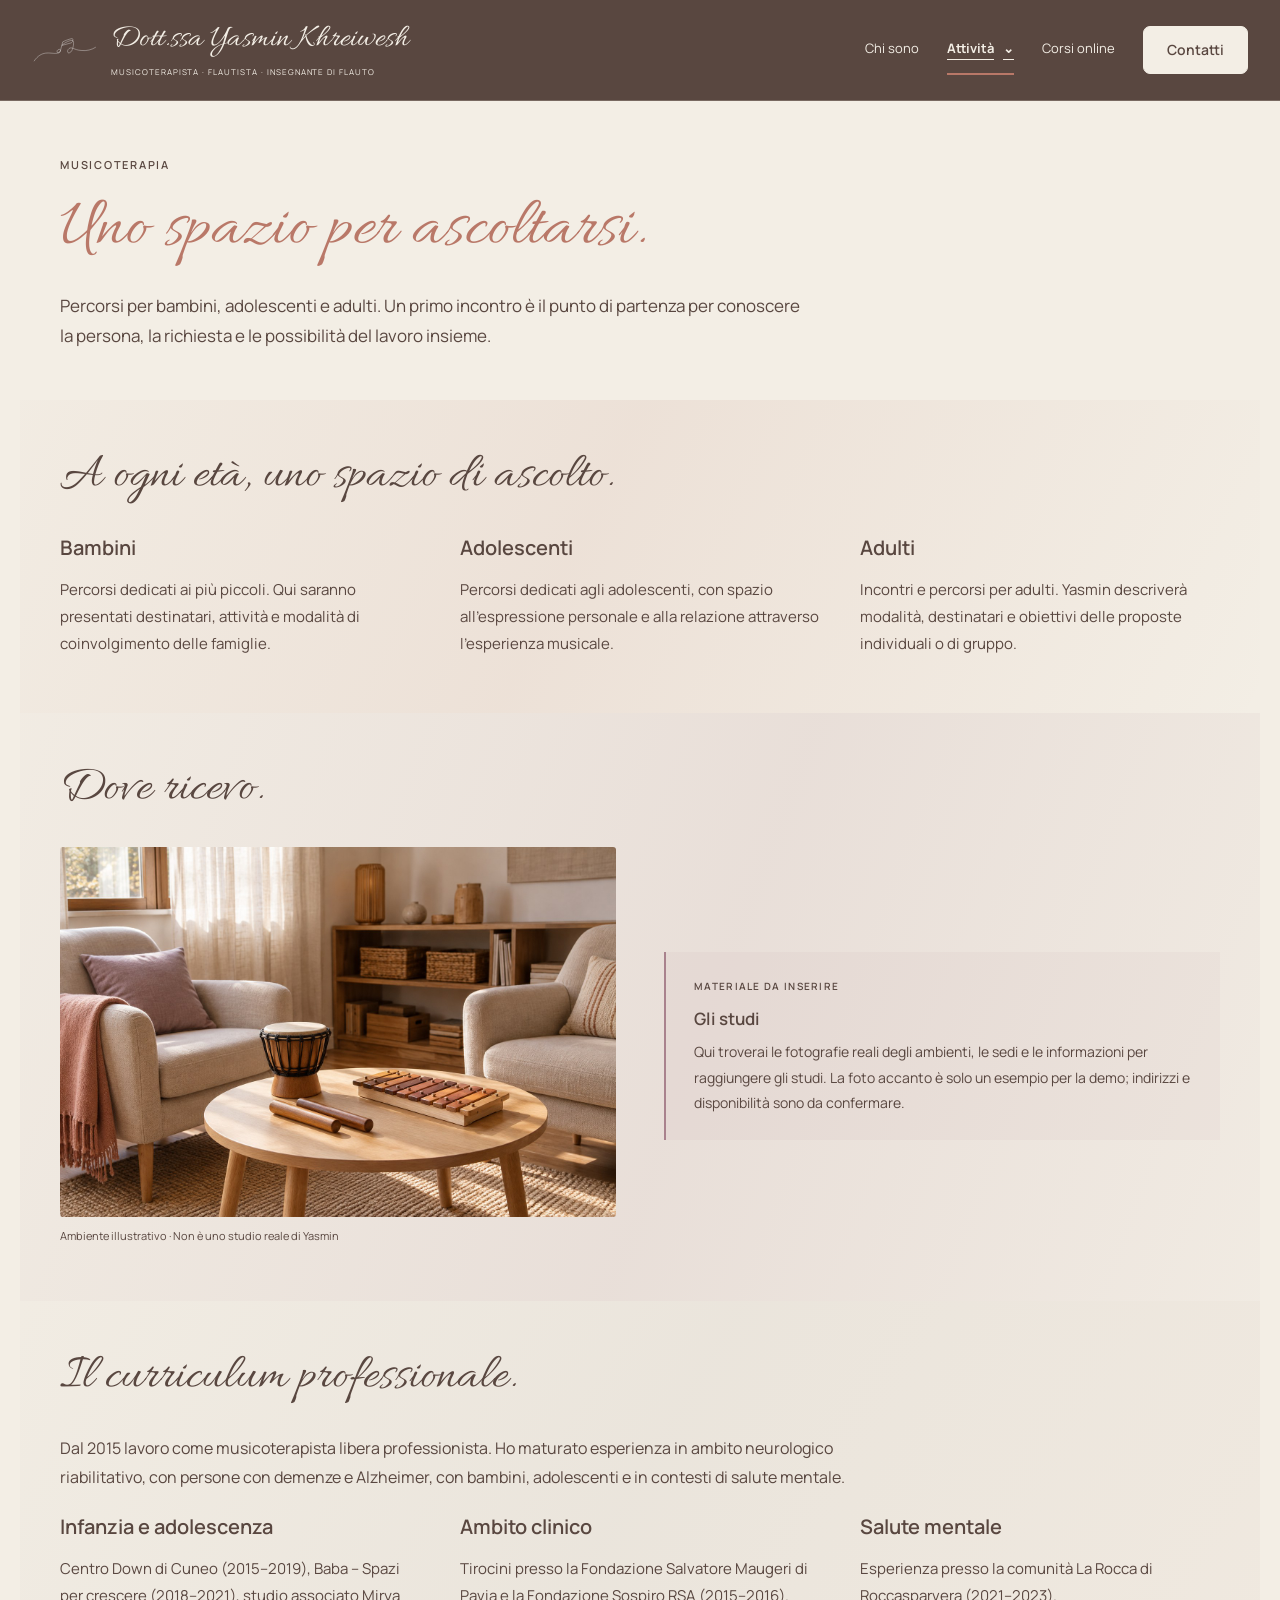
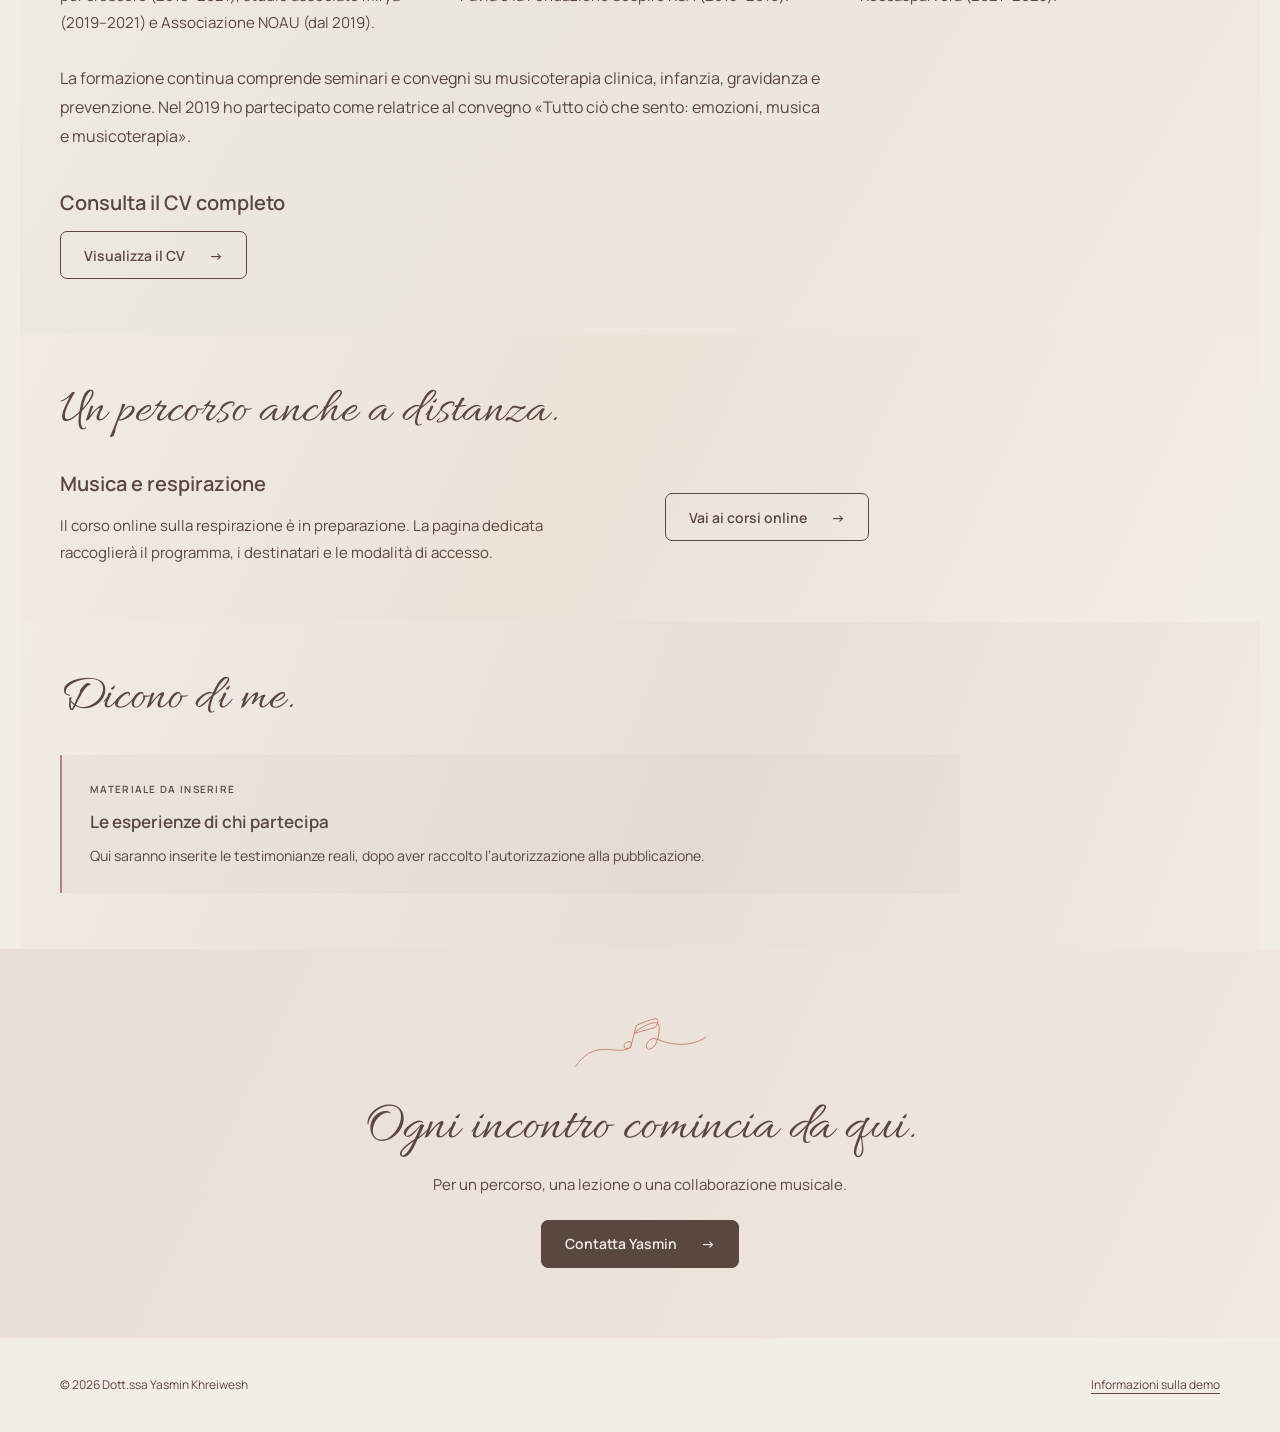
<file: site/musicoterapia.html>
<!doctype html><html lang="it"><head><meta charset="utf-8"><meta name="viewport" content="width=device-width,initial-scale=1"><meta name="robots" content="noindex,nofollow"><title>Musicoterapia · Dott.ssa Yasmin Khreiwesh</title><meta name="description" content="Yasmin Khreiwesh: musicoterapia, progetti musicali e lezioni di flauto traverso. Demo del sito."><link rel="icon" type="image/svg+xml" href="assets/mark.svg"><link rel="preload" href="assets/Allura.woff2" as="font" type="font/woff2" crossorigin><link rel="preload" href="assets/Manrope.woff2" as="font" type="font/woff2" crossorigin><link rel="stylesheet" href="styles.css?v=30"><script src="app.js?v=12" defer></script></head><body><a class="skip" href="#main">Vai al contenuto</a><header class="site-header"><div class="header-inner"><a class="brand" href="index.html" aria-label="Yasmin Khreiwesh, homepage"><img src="assets/mark.svg" alt=""><span><span class="brand-honorific">Dott.ssa </span>Yasmin Khreiwesh<small>Musicoterapista · Flautista · Insegnante di flauto</small></span></a><button class="menu" type="button" aria-expanded="false" aria-controls="navigation">Menu <span aria-hidden="true">☰</span></button><nav id="navigation" aria-label="Navigazione principale"><a href="chi-sono.html">Chi sono</a><div class="activity-group"><button class="activity-toggle active" type="button" aria-expanded="false" aria-controls="activity-submenu">Attività <span aria-hidden="true">⌄</span></button><div id="activity-submenu" hidden><a href="musicoterapia.html" aria-current="page">Musicoterapia</a><a href="musicista.html">Musicista</a><a href="flauto.html">Lezioni di flauto</a></div></div><a href="corsi.html">Corsi online</a><a class="nav-contact" href="contatti.html">Contatti</a></nav></div></header><main id="main"><div class="page-shell"><section class="page-intro"><p class="eyebrow">Musicoterapia</p><h1>Uno spazio per ascoltarsi.</h1><p class="intro-copy">Percorsi per bambini, adolescenti e adulti. Un primo incontro è il punto di partenza per conoscere la persona, la richiesta e le possibilità del lavoro insieme.</p></section><section class="content-section" id="percorsi"><div class="section-heading"><h2>A ogni età, uno spazio di ascolto.</h2></div><div class="three-columns"><article class="text-item"><h3>Bambini</h3><p>Percorsi dedicati ai più piccoli. Qui saranno presentati destinatari, attività e modalità di coinvolgimento delle famiglie.</p></article><article class="text-item"><h3>Adolescenti</h3><p>Percorsi dedicati agli adolescenti, con spazio all’espressione personale e alla relazione attraverso l’esperienza musicale.</p></article><article class="text-item"><h3>Adulti</h3><p>Incontri e percorsi per adulti. Yasmin descriverà modalità, destinatari e obiettivi delle proposte individuali o di gruppo.</p></article></div></section><section class="content-section" id="studi"><div class="section-heading"><h2>Dove ricevo.</h2></div><div class="two-columns photo-block"><figure class="demo-photo"><img src="assets/music-room-demo.jpg" alt="Ambiente illustrativo con due poltrone, un tamburo, uno xilofono e piccoli strumenti in legno" loading="lazy" decoding="async"><figcaption>Ambiente illustrativo · Non è uno studio reale di Yasmin</figcaption></figure><div class="pending"><span class="pending-label">Materiale da inserire</span><h3>Gli studi</h3><p>Qui troverai le fotografie reali degli ambienti, le sedi e le informazioni per raggiungere gli studi. La foto accanto è solo un esempio per la demo; indirizzi e disponibilità sono da confermare.</p></div></div></section><section class="content-section" id="curriculum"><div class="section-heading"><h2>Il curriculum professionale.</h2></div><p>Dal 2015 lavoro come musicoterapista libera professionista. Ho maturato esperienza in ambito neurologico riabilitativo, con persone con demenze e Alzheimer, con bambini, adolescenti e in contesti di salute mentale.</p><div class="three-columns"><article class="text-item"><h3>Infanzia e adolescenza</h3><p>Centro Down di Cuneo (2015–2019), Baba – Spazi per crescere (2018–2021), studio associato Mirya (2019–2021) e Associazione NOAU (dal 2019).</p></article><article class="text-item"><h3>Ambito clinico</h3><p>Tirocini presso la Fondazione Salvatore Maugeri di Pavia e la Fondazione Sospiro RSA (2015–2016).</p></article><article class="text-item"><h3>Salute mentale</h3><p>Esperienza presso la comunità La Rocca di Roccasparvera (2021–2023).</p></article></div><p class="curriculum-note">La formazione continua comprende seminari e convegni su musicoterapia clinica, infanzia, gravidanza e prevenzione. Nel 2019 ho partecipato come relatrice al convegno «Tutto ciò che sento: emozioni, musica e musicoterapia».</p><div class="cv-viewer"><h3>Consulta il CV completo</h3><button class="button secondary cv-open" type="button" aria-haspopup="dialog">Visualizza il CV <span aria-hidden="true">→</span></button></div><dialog class="cv-modal" aria-labelledby="cv-modal-title"><div class="cv-modal-inner"><div class="cv-modal-header"><h2 id="cv-modal-title">Curriculum di musicoterapia</h2><button class="cv-close" type="button" aria-label="Chiudi il curriculum">×</button></div><iframe data-src="assets/cv-musicoterapia-yasmin-khreiwesh.pdf#toolbar=1" title="Curriculum di Yasmin Khreiwesh in musicoterapia"></iframe><div class="cv-modal-footer"><a href="assets/cv-musicoterapia-yasmin-khreiwesh.pdf" target="_blank" rel="noopener">Apri il PDF in una nuova scheda →</a></div></div></dialog></section><section class="content-section" id="corsi"><div class="section-heading"><h2>Un percorso anche a distanza.</h2></div><div class="two-columns"><article class="text-item"><h3>Musica e respirazione</h3><p>Il corso online sulla respirazione è in preparazione. La pagina dedicata raccoglierà il programma, i destinatari e le modalità di accesso.</p></article><div class="section-action"><a class="button secondary" href="corsi.html">Vai ai corsi online<span aria-hidden="true">→</span></a></div></div></section><section class="content-section" id="testimonianze"><div class="section-heading"><h2>Dicono di me.</h2></div><div class="pending"><span class="pending-label">Materiale da inserire</span><h3>Le esperienze di chi partecipa</h3><p>Qui saranno inserite le testimonianze reali, dopo aver raccolto l’autorizzazione alla pubblicazione.</p></div></section></div></main><section class="closing"><img src="assets/mark.svg" alt=""><h2>Ogni incontro comincia da qui.</h2><p>Per un percorso, una lezione o una collaborazione musicale.</p><a class="button" href="contatti.html">Contatta Yasmin<span aria-hidden="true">→</span></a></section><footer><p>© 2026 Dott.ssa Yasmin Khreiwesh</p><a href="note-demo.html">Informazioni sulla demo</a></footer></body></html>
</file>
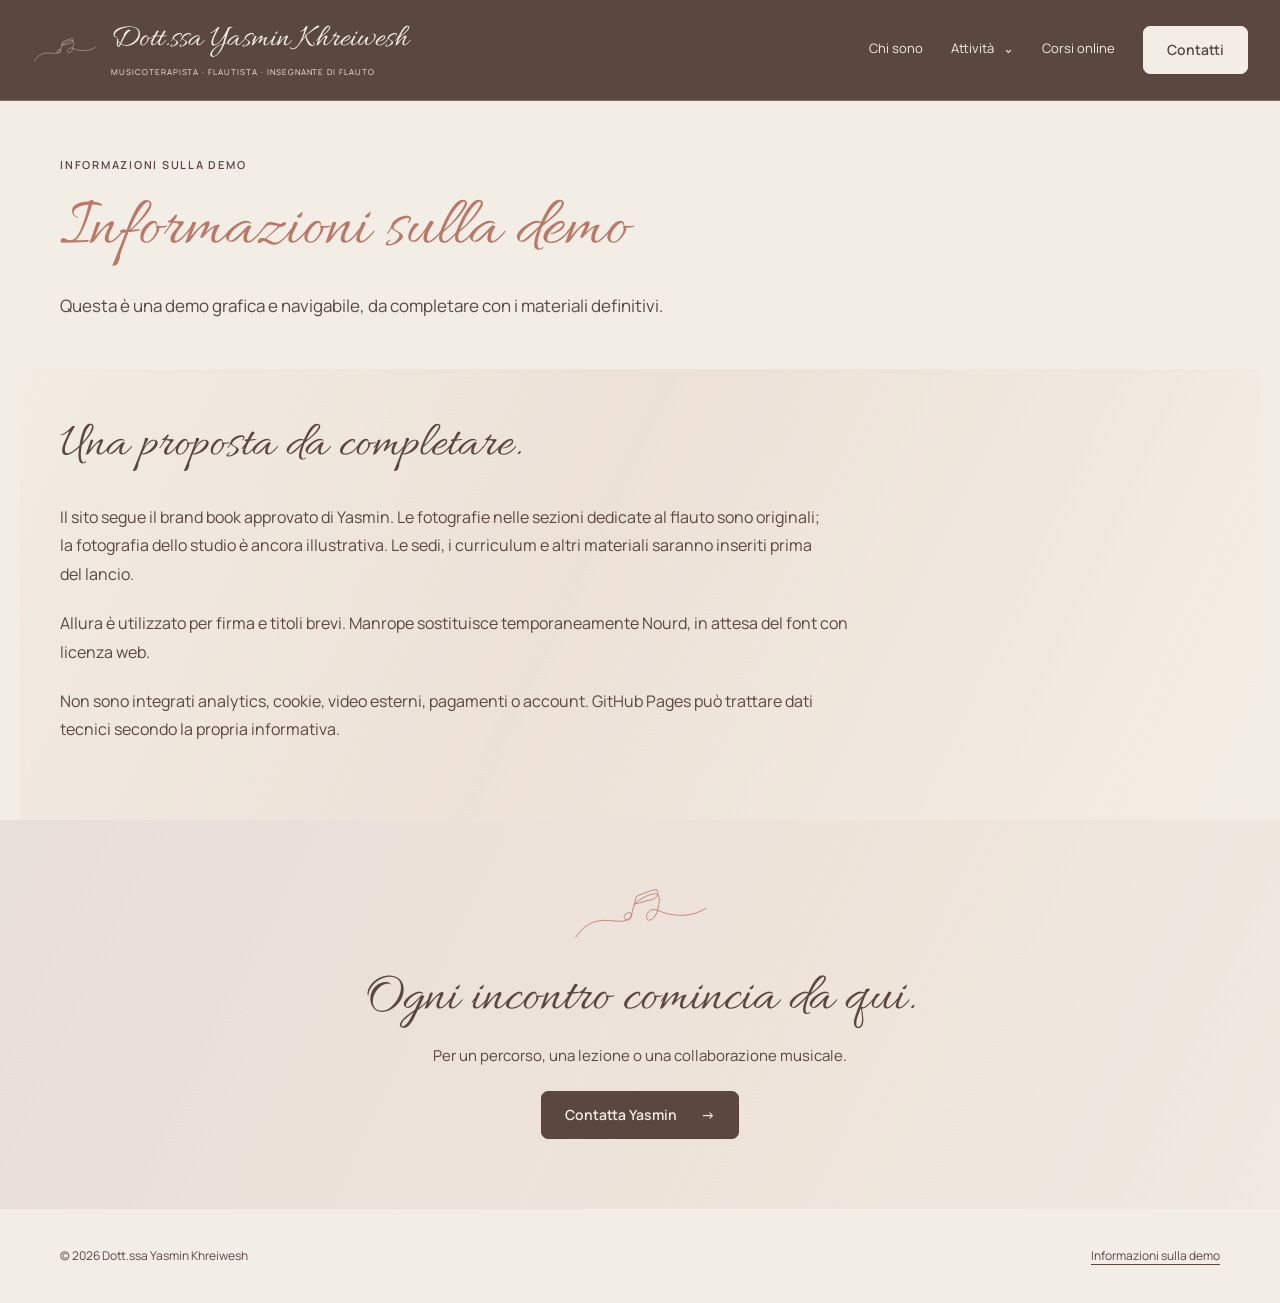
<file: site/note-demo.html>
<!doctype html><html lang="it"><head><meta charset="utf-8"><meta name="viewport" content="width=device-width,initial-scale=1"><meta name="robots" content="noindex,nofollow"><title>Informazioni sulla demo · Dott.ssa Yasmin Khreiwesh</title><meta name="description" content="Yasmin Khreiwesh: musicoterapia, progetti musicali e lezioni di flauto traverso. Demo del sito."><link rel="icon" type="image/svg+xml" href="assets/mark.svg"><link rel="preload" href="assets/Allura.woff2" as="font" type="font/woff2" crossorigin><link rel="preload" href="assets/Manrope.woff2" as="font" type="font/woff2" crossorigin><link rel="stylesheet" href="styles.css?v=27"><script src="app.js?v=11" defer></script></head><body><a class="skip" href="#main">Vai al contenuto</a><header class="site-header"><div class="header-inner"><a class="brand" href="index.html" aria-label="Yasmin Khreiwesh, homepage"><img src="assets/mark.svg" alt=""><span><span class="brand-honorific">Dott.ssa </span>Yasmin Khreiwesh<small>Musicoterapista · Flautista · Insegnante di flauto</small></span></a><button class="menu" type="button" aria-expanded="false" aria-controls="navigation">Menu <span aria-hidden="true">☰</span></button><nav id="navigation" aria-label="Navigazione principale"><a href="chi-sono.html">Chi sono</a><div class="activity-group"><button class="activity-toggle" type="button" aria-expanded="false" aria-controls="activity-submenu">Attività <span aria-hidden="true">⌄</span></button><div id="activity-submenu" hidden><a href="musicoterapia.html">Musicoterapia</a><a href="musicista.html">Musicista</a><a href="flauto.html">Lezioni di flauto</a></div></div><a href="corsi.html">Corsi online</a><a class="nav-contact" href="contatti.html">Contatti</a></nav></div></header><main id="main"><div class="page-shell"><section class="page-intro"><p class="eyebrow">Informazioni sulla demo</p><h1>Informazioni sulla demo</h1><p class="intro-copy">Questa è una demo grafica e navigabile, da completare con i materiali definitivi.</p></section><section class="content-section" id="info"><div class="section-heading"><h2>Una proposta da completare.</h2></div><p>Il sito segue il brand book approvato di Yasmin. Le fotografie nelle sezioni dedicate al flauto sono originali; la fotografia dello studio è ancora illustrativa. Le sedi, i curriculum e altri materiali saranno inseriti prima del lancio.</p><p>Allura è utilizzato per firma e titoli brevi. Manrope sostituisce temporaneamente Nourd, in attesa del font con licenza web.</p><p>Non sono integrati analytics, cookie, video esterni, pagamenti o account. GitHub Pages può trattare dati tecnici secondo la propria informativa.</p></section></div></main><section class="closing"><img src="assets/mark.svg" alt=""><h2>Ogni incontro comincia da qui.</h2><p>Per un percorso, una lezione o una collaborazione musicale.</p><a class="button" href="contatti.html">Contatta Yasmin<span aria-hidden="true">→</span></a></section><footer><p>© 2026 Dott.ssa Yasmin Khreiwesh</p><a href="note-demo.html">Informazioni sulla demo</a></footer></body></html>
</file>
<file: site/styles.css>
@font-face{font-family:Allura;src:url('assets/Allura.woff2') format('woff2');font-style:normal;font-weight:400;font-display:swap}@font-face{font-family:Body;src:url('assets/Manrope.woff2') format('woff2');font-style:normal;font-weight:200 800;font-display:swap}
body,main{overflow-x:clip}.reveal-pending{opacity:0;transform:translateX(var(--reveal-x,0px))}
@media(prefers-reduced-motion:reduce){.reveal-pending{opacity:1;transform:none}}
:root{--paper:#f3eee5;--brown:#594740;--rose:#b97868;--lilac:#a9828d;--rule:#59474028;--max:1160px}*{box-sizing:border-box}html{scroll-behavior:smooth}body{margin:0;background:var(--paper);color:var(--brown);font:15px/1.85 Body,Arial,sans-serif}a{color:inherit}button,input,textarea{font:inherit}a:focus-visible,button:focus-visible,summary:focus-visible{outline:2px solid var(--brown);outline-offset:5px}::selection{background:var(--lilac);color:white}.skip{position:absolute;top:-100px;z-index:100;background:white;padding:10px}.skip:focus{top:0}.site-header{background:var(--paper);position:sticky;top:0;z-index:30;border-bottom:1px solid var(--rule)}.header-inner{max-width:1320px;width:calc(100% - 64px);margin:auto;min-height:105px;display:flex;align-items:center;justify-content:space-between;gap:24px}.brand{display:flex;gap:10px;text-decoration:none;align-items:center;flex-shrink:0}.brand img{width:57px}.brand>span{font:31px/1.15 Allura,cursive}.brand small{display:block;font:8px/1.4 Body,Arial;letter-spacing:.14em;text-transform:uppercase;margin-top:7px}#navigation{display:flex;gap:20px;align-items:center}#navigation a{font-size:12px;text-decoration:none;padding:12px 0;border-bottom:2px solid transparent;white-space:nowrap}#navigation a:hover{border-color:var(--rose)}#navigation a:not(.nav-contact)[aria-current=page]{border-color:var(--rose);font-weight:700}.menu{display:none;background:transparent;border:1px solid var(--rule);padding:9px 14px;color:var(--brown)}h1,h2{font:400 57px/1.15 Allura,cursive;margin:0 0 20px}h3{font-size:19px;line-height:1.45;font-weight:600;margin:0 0 14px}p{margin:0 0 20px}.eyebrow{font-size:10px;text-transform:uppercase;letter-spacing:.18em;line-height:1.5;margin-bottom:18px}.button{display:inline-flex;gap:28px;align-items:center;justify-content:center;border:1px solid var(--brown);border-radius:30px;padding:10px 23px;font-size:12px;text-decoration:none;background:var(--brown);color:var(--paper);cursor:pointer}.button:hover{background:#6d564d}.button.secondary{background:transparent;color:var(--brown)}.button.secondary:hover{background:#b9786810}.home-hero{width:min(1320px,100%);margin:auto;position:relative;min-height:525px;isolation:isolate;overflow:hidden}.hero-copy{width:min(1160px,calc(100% - 80px));margin:auto;padding:95px 0 65px;position:relative;z-index:2;pointer-events:none}.hero-copy h1{font-size:67px;color:var(--rose);max-width:550px;line-height:1.15}.hero-copy>p:not(.eyebrow){max-width:420px;font-size:16px}.hero-copy a{pointer-events:auto;margin-top:7px}.hero-photo{position:absolute;inset:0 0 0 30%;z-index:0}.hero-photo img{display:block;width:100%;height:100%;object-fit:cover;object-position:65% center;mask-image:linear-gradient(to right,transparent 0%,#000 36%,#000 94%,transparent 100%);-webkit-mask-image:linear-gradient(to right,transparent 0%,#000 36%,#000 94%,transparent 100%)}.hero-photo:after{content:'';position:absolute;inset:0;background:linear-gradient(to bottom,var(--paper),transparent 12%,transparent 85%,var(--paper))}.hero-sign{position:absolute;bottom:-36px;left:7%;width:540px;opacity:.8;z-index:1;transform:rotate(-4deg);pointer-events:none}.activity-doors{max-width:var(--max);width:calc(100% - 80px);margin:20px auto 75px;display:grid;grid-template-columns:repeat(3,1fr);padding:25px 0;border-bottom:1px solid var(--rule)}.activity-door{padding:10px 38px;text-decoration:none;position:relative;border-right:1px solid var(--rule)}.activity-door:first-child{padding-left:0}.activity-door:last-child{border:0}.number{font:37px/1 Allura,cursive;color:var(--rose)}.activity-door h2{font:500 23px/1.4 Body,Arial;margin:10px 0 12px}.activity-door p{font-size:13px;line-height:1.7}.door-link{font-size:11px;letter-spacing:.05em}.door-link b{font-weight:400;margin-left:20px;color:var(--rose);font-size:20px}.activity-door:hover .door-link{text-decoration:underline;text-underline-offset:5px}.home-about,.home-course{max-width:var(--max);width:calc(100% - 80px);margin:0 auto 80px;display:grid;grid-template-columns:1fr 1fr;gap:75px;align-items:center}.about-sign{background:#a9828d18;text-align:center;padding:45px 35px}.about-sign img{width:90%;max-width:330px}.about-sign p{font:43px/1.3 Allura,cursive;margin:0}.about-copy p{max-width:490px}.about-copy h2{font-size:58px}.home-course{padding-top:60px;border-top:1px solid var(--rule)}.course-graphic{border-top:1px solid var(--rose);border-bottom:1px solid var(--rose);padding:35px 40px;display:flex;align-items:center;gap:25px}.course-graphic img{width:45%}.course-graphic span{font:40px/1.3 Allura,cursive}.closing{background:#a9828d16;text-align:center;padding:55px 20px 60px}.closing>img{width:150px;height:60px;object-fit:contain;margin-bottom:15px}.closing h2{font-size:47px;margin-bottom:12px}.closing p{font-size:13px;margin-bottom:22px}footer{max-width:var(--max);width:calc(100% - 80px);margin:auto;display:flex;justify-content:space-between;gap:20px;padding:24px 0;font-size:10px}footer p{margin:0}footer a{text-underline-offset:4px}.page-shell{max-width:var(--max);width:calc(100% - 80px);margin:auto}.breadcrumb{display:flex;gap:12px;padding:24px 0 0;font-size:11px}.breadcrumb a{text-underline-offset:4px}.page-intro{padding:48px 0 45px;max-width:800px}.page-intro h1{font-size:64px;color:var(--rose)}.intro-copy{font-size:16px;max-width:710px;margin:0}.content-section{padding:45px 0 50px;border-top:1px solid var(--rule)}.section-heading{margin-bottom:25px}.section-heading h2{font-size:47px}.section-heading .eyebrow{margin-bottom:12px}.content-section>p{max-width:800px}.two-columns{display:grid;grid-template-columns:repeat(2,1fr);gap:50px}.three-columns{display:grid;grid-template-columns:repeat(3,1fr);gap:40px}.text-item p{font-size:14px;margin:0}.pending{background:#a9828d0c;border-left:2px solid #a9828d80;padding:22px 26px;max-width:900px}.pending-label{font-size:9px;letter-spacing:.13em;text-transform:uppercase;display:block;margin-bottom:12px}.pending h3{font-size:17px;margin-bottom:8px}.pending p{font-size:13px;margin:0;max-width:760px}.inline-links{display:flex;flex-wrap:wrap;gap:25px;margin-top:25px;font-size:12px}.inline-links a{text-underline-offset:5px}.section-action{display:flex;align-items:center}.status{display:inline-block;background:#b9786816;border:1px solid #b9786840;padding:3px 12px;font-size:10px;margin-bottom:20px;text-transform:uppercase;letter-spacing:.1em}.content-section .two-columns:not(:first-child){margin-top:28px}.faq details{border-top:1px solid var(--rule);padding:18px 0}.faq details:last-child{border-bottom:1px solid var(--rule)}.faq summary{display:flex;justify-content:space-between;gap:15px;cursor:pointer;list-style:none;font-size:15px}.faq summary::-webkit-details-marker{display:none}.faq summary span{color:var(--rose);font-size:20px}.faq details[open] summary span{transform:rotate(45deg)}.faq details p{margin:15px 0 0;max-width:800px;font-size:14px}.form-demo{display:grid;gap:9px}.form-note{font-size:11px;padding:12px;background:#a9828d15;margin:0 0 12px}.form-demo label{font-size:12px}.form-demo input,.form-demo textarea{width:100%;padding:11px 13px;background:#ffffff55;border:1px solid var(--rule);color:var(--brown);border-radius:3px}.form-demo .button{justify-self:start;margin-top:13px}.form-message{font-size:13px;padding:15px;background:#a9828d20;margin-top:10px}.content-section[id]{scroll-margin-top:120px}[hidden]{display:none!important}
@media(max-width:1180px){.header-inner{width:calc(100% - 44px);flex-wrap:wrap;gap:10px;min-height:92px;padding:17px 0}.brand>span{font-size:29px}.menu{display:block;margin-left:auto;font-size:12px}#navigation{display:none;width:100%;flex-direction:column;align-items:stretch;gap:0;padding-top:10px}#navigation.open{display:flex}#navigation a{font-size:14px;padding:10px 14px;border-bottom:1px solid var(--rule)}#navigation a:not(.nav-contact)[aria-current=page]{border-left:2px solid var(--rose);background:#b9786810;padding-left:12px}.hero-copy h1{font-size:59px;max-width:480px}.home-about,.home-course{gap:40px}}
@media(max-width:650px){body{font-size:14px}.header-inner{width:calc(100% - 32px);min-height:82px;padding:14px 0}.brand img{width:30px}.brand>span{font-size:24px}.brand small{font-size:6px;letter-spacing:.1em}.menu{padding:7px 9px;font-size:10px}.home-hero{min-height:0}.hero-copy{width:calc(100% - 36px);padding:40px 0 25px}.hero-copy h1{font-size:53px;max-width:340px}.hero-copy>p:not(.eyebrow){font-size:14px}.hero-photo{position:relative;inset:auto;height:280px;margin-top:-25px}.hero-photo img{object-position:center;mask-image:linear-gradient(to bottom,transparent,#000 25%,#000 85%,transparent);-webkit-mask-image:linear-gradient(to bottom,transparent,#000 25%,#000 85%,transparent)}.home-hero{display:flex;flex-direction:column}.hero-copy{order:0}.hero-photo{order:1}.hero-sign{width:290px;bottom:-20px;left:5%}.activity-doors{width:calc(100% - 36px);grid-template-columns:1fr;margin:15px auto 45px;padding:0}.activity-door,.activity-door:first-child{padding:22px 0;border:0;border-bottom:1px solid var(--rule);display:grid;grid-template-columns:35px 1fr;gap:0 15px}.activity-door:last-child{border-bottom:0}.number{grid-row:1/4;line-height:1.3;font-size:32px}.activity-door h2{font-size:21px;margin:0 0 8px}.activity-door p{margin:0 0 10px}.activity-door br{display:none}.home-about,.home-course{width:calc(100% - 36px);grid-template-columns:1fr;gap:30px;margin-bottom:45px}.about-sign{padding:25px}.about-sign p{font-size:38px}.about-copy h2{font-size:49px}.home-course{padding-top:35px}.course-graphic{padding:25px 15px}.course-graphic span{font-size:34px}.closing{padding:35px 18px 40px}.closing h2{font-size:40px}.closing p{max-width:290px;margin-left:auto;margin-right:auto}footer{width:calc(100% - 36px);flex-wrap:wrap;font-size:9px;padding:20px 0;gap:7px}.page-shell{width:calc(100% - 36px)}.breadcrumb{padding-top:20px}.page-intro{padding:32px 0}.page-intro h1{font-size:49px}.intro-copy{font-size:14px}.content-section{padding:30px 0 35px}.section-heading h2{font-size:39px}.two-columns,.three-columns{grid-template-columns:1fr;gap:25px}.text-item h3{font-size:18px}.text-item p{font-size:13px}.pending{padding:18px 20px}.pending p{font-size:12px}.inline-links{gap:15px}.faq summary{font-size:14px}.content-section[id]{scroll-margin-top:105px}}@media(max-width:360px){.brand>span{font-size:21px}.brand img{width:25px}.brand small{font-size:5px}.header-inner{gap:8px}.hero-copy h1{font-size:47px}}@media(prefers-reduced-motion:reduce){html{scroll-behavior:auto}*{transition:none!important}}
.activity-group{position:relative}.activity-toggle{color:var(--brown);background:none;border:0;border-bottom:2px solid transparent;padding:12px 0;font-size:12px;cursor:pointer;display:flex;align-items:center;gap:9px}.activity-toggle.active,.activity-toggle:hover,.activity-toggle[aria-expanded=true]{border-bottom-color:var(--rose)}.activity-toggle.active{font-weight:700}.activity-toggle[aria-expanded=true]>span{transform:rotate(180deg)}#activity-submenu{position:absolute;top:100%;left:-18px;min-width:220px;background:var(--paper);border:1px solid var(--rule);box-shadow:0 12px 24px #59474013;padding:8px 0;border-radius:4px}#navigation #activity-submenu a{display:block;font-size:13px;padding:11px 18px;border:0}#navigation #activity-submenu a:hover,#navigation #activity-submenu a[aria-current=page]{background:#b9786812}
@media(min-width:801px){.header-inner{flex-wrap:nowrap;min-height:105px;padding:0}.menu{display:none}#navigation{display:flex;width:auto;flex-direction:row;align-items:center;gap:25px;padding:0}#navigation>a{font-size:12px;padding:12px 0;border-bottom:2px solid transparent}#navigation>a:not(.nav-contact)[aria-current=page]{border-left:0;border-bottom-color:var(--rose);background:transparent;padding-left:0}}
@media(max-width:800px){.activity-group{width:100%}.activity-toggle{width:100%;justify-content:space-between;font-size:14px;padding:10px 14px;border-bottom:1px solid var(--rule)}.activity-toggle.active{border-left:2px solid var(--rose);background:#b9786810;padding-left:12px}#activity-submenu{position:static;min-width:0;border:0;border-left:1px solid #b9786850;box-shadow:none;margin:5px 14px 10px;padding:2px 0;border-radius:0}#navigation #activity-submenu a{font-size:13px;padding:9px 15px}.hero-photo{position:relative;inset:auto;width:calc(100% - 36px);height:300px;order:1;margin:0 auto 15px}.home-hero{display:flex;flex-direction:column;min-height:0}.hero-copy{order:0;width:calc(100% - 36px);padding:40px 0 30px}.hero-photo img{mask-image:none;-webkit-mask-image:none;border-radius:3px;object-position:center}.hero-photo:after{display:none}.hero-sign{display:none}.hero-copy h1{max-width:520px}.activity-doors{margin-top:10px}}

/* Brand-book refinements: Allura headings, editorial rules and the original palette. */
:root { --max: 1160px; }
body { font-size: 16px; line-height: 1.8; }
a, button { -webkit-tap-highlight-color: transparent; }
a, button, summary { touch-action: manipulation; }
:where(a, button, input, textarea):focus-visible { outline: 2px solid var(--brown); outline-offset: 5px; }

.header-inner { min-height: 100px; }
.brand { gap: 14px; }
.brand img { width: 65px; }
.brand > span { font-size: 32px; }
.brand small { font-size: 8px; line-height: 1.7; letter-spacing: .12em; }
#navigation { gap: 28px; }
#navigation > a, .activity-toggle { font-size: 13px; min-height: 46px; }
#navigation > .nav-contact { display: inline-flex; align-items: center; justify-content: center; gap: 24px; min-height: 48px; background: var(--brown); color: var(--paper); border: 1px solid var(--brown); padding: 11px 23px; border-radius: 7px; font-size: 14px; font-weight: 600; line-height: 1.4; }
#navigation > .nav-contact:hover { background: #6d564d; }
#navigation > .nav-contact[aria-current=page] { color: var(--paper); border-color: var(--brown); text-decoration: underline; text-underline-offset: 5px; }
#activity-submenu { min-width: 240px; border-radius: 7px; padding: 10px; }
#navigation #activity-submenu a { font-size: 14px; border-radius: 4px; min-height: 46px; }
.menu { border-radius: 6px; min-height: 44px; }
h1, h2 { text-wrap: balance; }
h3 { font-size: 20px; }
p { text-wrap: pretty; }
.eyebrow { font-size: 11px; letter-spacing: .16em; font-weight: 600; }
.button { font-weight: 600; line-height: 1.4; min-height: 48px; border-radius: 7px; padding: 11px 23px; font-size: 14px; gap: 24px; transition: background .18s ease, transform .18s ease; }
.button:hover { transform: translateY(-2px); }
.button.secondary:hover { background: #b9786812; }
.home-hero { min-height: 590px; }
.hero-copy { padding: 104px 0 95px; }
.hero-copy h1 { font-size: 76px; max-width: 570px; line-height: 1.05; margin: 0 0 26px; }
.hero-copy > p:not(.eyebrow) { font-size: 17px; line-height: 1.85; max-width: 440px; }
.hero-photo { left: 34%; }
.hero-photo img { object-position: 65% center; }
.hero-sign { width: 420px; left: 3%; bottom: -40px; opacity: .5; }
.hero-actions { display: flex; flex-wrap: wrap; gap: 12px; margin-top: 28px; }
.hero-actions .button { margin: 0; }
.activities-heading { max-width: var(--max); width: calc(100% - 80px); margin: 54px auto 0; }
.activities-heading .eyebrow { margin-bottom: 12px; }
.activities-heading h2 { font-size: 54px; margin-bottom: 8px; }
.activities-heading > p:last-child { font-size: 15px; margin-bottom: 0; }
.activity-doors { margin: 30px auto 96px; padding: 30px 0 38px; border-top: 1px solid var(--rule); scroll-margin-top: 125px; }
.activity-door { padding: 8px 38px; }
.activity-door h2 { font-size: 23px; margin: 14px 0 12px; }
.activity-door p { font-size: 15px; }
.number { font-size: 40px; }
.door-link { font-size: 13px; letter-spacing: 0; }
.door-link b { display: inline-block; transition: transform .18s ease; }
.activity-door:hover .door-link b { transform: translateX(5px); }
.home-about, .home-course { margin-bottom: 96px; gap: 72px; }
.about-sign { padding: 56px 38px; border-radius: 3px; }
.about-sign p { font-size: 48px; }
.about-copy h2 { font-size: 60px; }
.about-copy .button { margin-top: 8px; }
.home-course { padding-top: 72px; }
.home-course h2 { font-size: 58px; }
.course-graphic { padding: 48px 30px; }
.course-graphic span { font-size: 42px; }
.closing { padding: 64px 24px 70px; }
.closing h2 { font-size: 54px; }
.closing p { font-size: 15px; }
footer { font-size: 12px; padding: 28px 0; align-items: center; }
footer a { padding: 8px 0; }
.breadcrumb { font-size: 12px; align-items: center; flex-wrap: wrap; }
.page-intro { padding: 56px 0 48px; max-width: 860px; }
.page-intro h1 { font-size: 70px; line-height: 1.1; margin-bottom: 22px; }
.intro-copy { font-size: 17px; max-width: 740px; }
.content-section { padding: 48px 0 56px; }
.section-heading { margin-bottom: 28px; }
.section-heading h2 { font-size: 50px; }
.text-item p { font-size: 15px; }
.pending { background: #a9828d10; border-left-color: var(--lilac); padding: 25px 28px; }
.pending-label { font-size: 10px; font-weight: 600; }
.pending p { font-size: 14px; }
.inline-links { font-size: 14px; }
.status { font-size: 11px; border-radius: 4px; }
.faq summary { font-size: 16px; min-height: 44px; align-items: center; }
.faq details p { font-size: 15px; }
.form-demo { align-self: start; align-content: start; background: #a9828d10; border: 1px solid var(--rule); padding: 30px; border-radius: 7px; gap: 10px; }
.form-note { font-size: 13px; background: transparent; padding: 0 0 18px; border-bottom: 1px solid var(--rule); }
.form-demo label { font-size: 14px; font-weight: 600; }
.form-demo input, .form-demo textarea { font-size: 16px; border-color: #59474055; border-radius: 5px; padding: 12px 14px; }
.form-demo textarea { resize: vertical; min-height: 130px; }
.form-demo input { margin-bottom: 12px; }
.form-message { font-size: 14px; }
.content-section[id] { scroll-margin-top: 125px; }
@media (min-width: 801px) and (max-width: 1100px) {
  .header-inner { width: calc(100% - 40px); gap: 16px; }
  .brand > span { font-size: 27px; }
  .brand img { width: 45px; }
  .brand small { font-size: 7px; }
  #navigation { gap: 18px; }
  #navigation > .nav-contact { padding: 11px 18px; }
  .hero-copy h1 { font-size: 64px; max-width: 480px; }
  .home-about, .home-course { gap: 40px; }
}
@media (max-width: 800px) {
  .header-inner { min-height: 88px; width: calc(100% - 36px); padding: 15px 0; gap: 10px; }
  .brand > span { font-size: 29px; }
  .brand img { width: 45px; }
  .brand small { font-size: 7px; }
  .menu { font-size: 12px; padding: 8px 12px; }
  #navigation { gap: 0; max-height: calc(100dvh - 140px); overflow-y: auto; padding-bottom: 8px; }
  #navigation > a, .activity-toggle { font-size: 15px; padding: 12px 14px; min-height: 48px; }
  #navigation > .nav-contact { margin-top: 12px; text-align: center; padding: 10px 18px; }
  #activity-submenu { padding: 4px 0; border-radius: 0; }
  #navigation #activity-submenu a { font-size: 14px; padding: 10px 16px; }
  .home-hero { min-height: 0; }
  .hero-copy { width: calc(100% - 48px); padding: 52px 0 35px; }
  .hero-copy h1 { font-size: 64px; max-width: 530px; }
  .hero-copy > p:not(.eyebrow) { font-size: 16px; }
  .hero-photo { width: calc(100% - 48px); height: 330px; margin: 0 auto 0; }
  .hero-photo img { border-radius: 4px; }
  .activities-heading { margin-top: 48px; }
  .home-about, .home-course { gap: 32px; }
}
@media (max-width: 650px) {
  body { font-size: 15px; }

  .header-inner { width: calc(100% - 32px); min-height: 82px; }
  .brand { gap: 7px; }
  .brand > span { font-size: 25px; }
  .brand img { width: 34px; }
  .brand small { font-size: 6px; letter-spacing: .07em; margin-top: 5px; }
  .menu { font-size: 11px; padding: 7px 10px; }
  .hero-copy { width: calc(100% - 40px); padding: 38px 0 30px; }
  .hero-copy h1 { font-size: 56px; margin-bottom: 20px; }
  .hero-copy > p:not(.eyebrow) { font-size: 15px; }
  .hero-actions { margin-top: 22px; gap: 10px; }
  .hero-actions .button { font-size: 13px; padding: 10px 16px; gap: 15px; }
  .hero-photo { width: calc(100% - 40px); height: 260px; }
  .activities-heading, .activity-doors, .home-about, .home-course, .page-shell, footer { width: calc(100% - 40px); }
  .activities-heading { margin-top: 38px; }
  .activities-heading h2 { font-size: 43px; }
  .activities-heading > p:last-child { font-size: 14px; }
  .activity-doors { margin: 24px auto 54px; padding: 0; }
  .activity-door, .activity-door:first-child { padding: 25px 0; grid-template-columns: 40px 1fr; }
  .activity-door h2 { font-size: 22px; margin: 0 0 8px; }
  .activity-door p { font-size: 14px; margin: 0 0 12px; }
  .number { font-size: 35px; }
  .home-about, .home-course { gap: 28px; margin-bottom: 56px; }
  .about-sign { padding: 32px 26px; }
  .about-sign img { max-width: 250px; }
  .about-sign p { font-size: 42px; }
  .about-copy h2 { font-size: 50px; }
  .home-course { padding-top: 40px; }
  .home-course h2 { font-size: 48px; }
  .course-graphic { padding: 28px 16px; }
  .course-graphic span { font-size: 36px; }
  .closing { padding: 42px 20px 48px; }
  .closing h2 { font-size: 43px; }
  .closing p { font-size: 14px; max-width: 320px; }
  footer { font-size: 11px; gap: 5px; padding: 20px 0; }
  .breadcrumb { padding-top: 20px; }
  .page-intro { padding: 36px 0 32px; }
  .page-intro h1 { font-size: 53px; }
  .intro-copy { font-size: 15px; }
  .content-section { padding: 32px 0 38px; }
  .section-heading { margin-bottom: 22px; }
  .section-heading h2 { font-size: 42px; }
  .text-item p { font-size: 14px; }
  .pending { padding: 20px; }
  .pending p { font-size: 14px; }
  .faq summary { font-size: 15px; }
  .faq details p { font-size: 14px; }
  .form-demo { padding: 22px 18px; }
  .content-section[id], .activity-doors { scroll-margin-top: 105px; }
}
@media (max-width: 360px) {
  .brand > span { font-size: 22px; }
  .brand img { width: 26px; }
  .brand small { font-size: 5.5px; }
  .hero-copy h1 { font-size: 49px; }
  .hero-actions { flex-direction: column; align-items: flex-start; }
  .hero-photo { height: 220px; }
  .page-intro h1 { font-size: 47px; }
}
@media (prefers-reduced-motion: reduce) {
  *, *::before, *::after { scroll-behavior: auto !important; transition: none !important; }
  .button:hover { transform: none; }
}
/* Keep the mobile photograph aligned with the content column. */
@media (max-width: 800px) {
  .hero-photo { left: auto; }
}
@media (min-width: 801px) {
  .hero-photo img { mask-image: linear-gradient(to right, transparent 0%, #000 48%, #000 94%, transparent 100%); -webkit-mask-image: linear-gradient(to right, transparent 0%, #000 48%, #000 94%, transparent 100%); }
}
.hero-copy { pointer-events: auto; }
@media (min-width: 801px) {
  .hero-photo { left: 42%; }
}

/* Illustrative demo photography, in the brand's editorial layout. */
.demo-photo { margin: 0; min-width: 0; }
.demo-photo img { display: block; width: 100%; height: auto; aspect-ratio: 3 / 2; object-fit: cover; border-radius: 3px; }
.demo-photo figcaption { font-size: 11px; line-height: 1.6; margin-top: 10px; }
.photo-block { align-items: center; gap: 48px; }
.biography-copy p, .biography-details p { font-size: 15px; line-height: 1.85; }
.biography-copy p:last-child, .biography-details p:last-child { margin-bottom: 0; }
.biography-details { display: grid; grid-template-columns: repeat(2, minmax(0, 1fr)); gap: 50px; align-items: center; }
.biography-details .portrait-photo img { aspect-ratio: 3 / 2; object-fit: contain; object-position: center; }
.biography-quote { border-left: 2px solid var(--rose); padding-left: 24px; font-weight: 600; }
.curriculum-note { margin-top: 28px; }
.cv-viewer { margin-top: 38px; }
.cv-viewer h3 { margin-bottom: 14px; }
.cv-modal { width: min(1000px, calc(100vw - 32px)); max-width: none; height: min(900px, calc(100dvh - 32px)); max-height: none; padding: 0; border: 0; border-radius: 5px; background: var(--paper); color: var(--brown); box-shadow: 0 18px 70px #241a16aa; }
.cv-modal::backdrop { background: #241a16b8; }
.cv-modal-inner { display: flex; flex-direction: column; height: 100%; padding: 20px; }
.cv-modal-header { display: flex; justify-content: space-between; align-items: center; gap: 18px; margin-bottom: 14px; }
.cv-modal-header h2 { font-size: 38px; margin: 0; }
.cv-close { flex: 0 0 auto; width: 42px; height: 42px; border: 1px solid var(--rule); border-radius: 50%; background: transparent; color: var(--brown); font-size: 28px; line-height: 1; cursor: pointer; }
.cv-modal iframe { display: block; flex: 1; width: 100%; min-height: 0; border: 1px solid var(--rule); background: #f4f4f4; }
.cv-modal-footer { padding-top: 12px; font-size: 13px; text-align: right; }
.cv-modal-footer a { text-underline-offset: 4px; }
body.cv-modal-open { overflow: hidden; }
.contact-details { display: grid; grid-template-columns: repeat(2, minmax(0, 1fr)); gap: 50px; margin-top: 30px; }
.contact-method + .contact-method { margin-top: 30px; }
.contact-details h3 { font-size: 18px; margin-bottom: 7px; }
.contact-details a { overflow-wrap: anywhere; text-underline-offset: 4px; }
.contact-details a { display: inline-flex; align-items: center; gap: 10px; }
.contact-icon { width: 21px; height: 21px; flex: 0 0 21px; fill: none; stroke: currentColor; stroke-width: 1.7; stroke-linecap: round; stroke-linejoin: round; color: var(--rose); }
.contact-method a { font-size: 17px; }
.contact-social ul { list-style: none; margin: 0; padding: 0; }
.contact-social li { padding: 12px 0; border-top: 1px solid var(--rule); }
.contact-social li span { display: block; font-size: 11px; }
.contact-social li a { font-size: 14px; }
.photo-block > div > p:last-child { margin-bottom: 0; }
@media (max-width: 650px) {
  .photo-block { gap: 24px; }
  .contact-details { grid-template-columns: 1fr; gap: 34px; }
  .cv-modal { width: 100vw; height: 100dvh; border-radius: 0; }
  .cv-modal-inner { padding: 12px; }
  .cv-modal-header h2 { font-size: 29px; }
  .biography-details { grid-template-columns: 1fr; gap: 24px; }
  .biography-details .portrait-photo img { max-height: 460px; }
  .demo-photo figcaption { font-size: 10px; }
}

/* Shared navigation across the home and all secondary pages. */
.site-header { background: var(--brown); color: var(--paper); border-bottom-color: #f3eee533; }
.site-header #navigation > .nav-contact[aria-current=page] { background: var(--paper); color: var(--brown); border-color: var(--paper); }
.site-header #navigation a:not(.nav-contact)[aria-current=page], .site-header .activity-toggle.active { text-decoration: underline; text-underline-offset: 6px; }
/* Full-width photographic opening, with the Yasmin brand typography and palette. */
.home-page .site-header { position: absolute; top: auto; left: 0; right: 0; background: #594740f5; border-bottom: 1px solid #f3eee533; color: var(--paper); }
.site-header .brand img { filter: brightness(0) invert(1); opacity: .9; }
.site-header #navigation > a, .site-header .activity-toggle { color: var(--paper); }
.site-header #navigation > .nav-contact { background: var(--paper); color: var(--brown); border-color: var(--paper); }
.site-header #navigation > .nav-contact:hover { background: #f3eee5db; }
.site-header #activity-submenu { background: var(--brown); border-color: #f3eee54d; }
.site-header #navigation #activity-submenu a { color: var(--paper); }
.site-header #navigation #activity-submenu a:hover { background: #f3eee51a; }
.site-header .menu { color: var(--paper); border-color: #f3eee580; background: #59474040; }
.site-header :focus-visible, .home-hero :focus-visible { outline-color: var(--paper); }
.home-hero { width: 100%; display: flex; align-items: center; min-height: max(660px, 100svh); max-height: none; }
.hero-photo { position: absolute; inset: 0; width: 100%; height: 100%; margin: 0; z-index: 0; }
.hero-photo img { width: 100%; height: 100%; object-fit: cover; object-position: 65% center; border-radius: 0; mask-image: none; -webkit-mask-image: none; }
.hero-photo::after { display: block; background: linear-gradient(90deg, #594740e8 0%, #594740b3 38%, #59474040 75%, #59474026 100%), linear-gradient(0deg, #59474066, transparent 50%); }
.hero-copy { width: min(1160px, calc(100% - 80px)); padding: 170px 0 100px; margin: auto; color: var(--paper); }
.hero-copy .hero-name { color: var(--paper); font: 104px/1.05 Allura, cursive; max-width: 780px; margin: 0 0 24px; text-wrap: balance; }
.hero-copy > p.hero-tagline { font: 400 24px/1.5 Body, Arial, sans-serif; color: var(--paper); max-width: 480px; margin: 0 0 20px; }
.hero-copy > p:not(.hero-tagline) { max-width: 440px; font-size: 16px; }
.hero-actions { display: grid; grid-template-columns: repeat(2, minmax(0, 1fr)); width: 100%; max-width: 440px; gap: 14px; margin-top: 32px; }
.hero-actions .button { min-width: 0; width: 100%; max-width: 100%; min-height: 50px; margin: 0; line-height: 1.4; white-space: normal; justify-content: space-between; gap: 14px; background: var(--paper); color: var(--brown); border-color: var(--paper); }
.hero-actions .button > span { flex-shrink: 0; }
.hero-actions .button:hover { background: #f3eee5db; }
.hero-actions .secondary { background: transparent; color: var(--paper); border-color: #f3eee599; }
.hero-actions .secondary:hover { background: #f3eee51a; }
.home-hero .hero-sign { display: none; }
.home-page .activity-doors { width: min(1160px, calc(100% - 80px)); margin: 0 auto 88px; padding: 30px 0; border-top: 0; }
.home-page .activity-door { padding-top: 0; padding-bottom: 0; }
.home-page .activity-door h2 { margin-top: 8px; }
@media (min-width: 801px) and (max-width: 1100px) {
  .hero-copy .hero-name { font-size: 88px; max-width: 660px; }
}
@media (max-width: 800px) {
  .brand-honorific, .brand small { display: none; }
  .brand > span { font-size: 30px; }
  .header-inner { min-height: 78px; padding: 12px 0; }
  .site-header #navigation.open { background: var(--brown); border: 1px solid #f3eee54d; border-radius: 6px; padding: 8px 12px 14px; box-shadow: 0 12px 30px #59474040; }
  .site-header #navigation > a, .site-header .activity-toggle { border-bottom-color: #f3eee533; }
  .site-header #navigation > .nav-contact { border-color: var(--paper); }
  .site-header #activity-submenu { border-color: #f3eee54d; }
  .home-hero { min-height: 560px; display: flex; }
  .hero-copy { width: calc(100% - 48px); padding: 140px 0 60px; }
  .hero-copy .hero-name { font-size: clamp(64px, 15vw, 84px); max-width: 440px; margin-bottom: 18px; line-height: 1.02; text-wrap: initial; }
  .hero-copy > p.hero-tagline { display: block; font: 400 19px/1.55 Body, Arial, sans-serif; max-width: 320px; margin: 0 0 26px; }
  .hero-copy > p:not(.hero-tagline) { display: none; }
  .hero-photo { position: absolute; inset: 0; width: 100%; height: 100%; margin: 0; }
  .hero-photo img { object-position: 57% center; mask-image: none; -webkit-mask-image: none; border-radius: 0; }
  .hero-photo::after { background: linear-gradient(90deg, #594740c9, #59474066), linear-gradient(0deg, #59474080, transparent 70%); }
  .hero-actions { margin-top: 0; gap: 12px; }
  .hero-actions .button { padding: 13px 20px; font-size: 14px; min-height: 50px; }
  .hero-actions .secondary { padding: 13px 18px; }
  .home-page .activity-doors { width: calc(100% - 48px); margin-bottom: 56px; }
}
@media (max-width: 650px) {
  .hero-actions { grid-template-columns: minmax(0, 1fr); max-width: 360px; }
  .hero-actions .secondary { border: 1px solid #f3eee599; padding: 13px 20px; min-height: 50px; }
  .home-page .activity-doors { padding: 0; }
  .home-page .activity-door, .home-page .activity-door:first-child { padding: 24px 0; }
  .home-page .activity-door h2 { margin: 0 0 8px; }
  .home-page .activity-door p { margin-bottom: 8px; }
}
@media (max-width: 360px) {
  .brand > span { font-size: 27px; }
  .hero-copy { width: calc(100% - 40px); padding-top: 130px; }
  .hero-copy .hero-name { font-size: 60px; }
  .hero-copy > p.hero-tagline { font-size: 18px; }
  .home-page .activity-doors { width: calc(100% - 40px); }
}

/* Course video previews are explicitly labelled, non-interactive demo placeholders. */
.course-videos { gap: 36px; }
.video-preview { position: relative; overflow: hidden; border-radius: 4px; aspect-ratio: 16 / 9; background: var(--brown); }
.video-preview::after { content: ''; position: absolute; inset: 0; background: linear-gradient(0deg, #594740b3, #59474026 70%); }
.video-preview img { display: block; width: 100%; height: 100%; object-fit: cover; }
.video-play { position: absolute; inset: 0; margin: auto; width: 62px; height: 62px; display: grid; place-items: center; padding-left: 4px; border: 1px solid #f3eee5b3; border-radius: 50%; background: #59474080; color: var(--paper); font-size: 23px; z-index: 1; }
.video-label { position: absolute; left: 18px; bottom: 14px; color: var(--paper); font-size: 11px; letter-spacing: .04em; z-index: 1; }
.video-example h3 { margin: 22px 0 10px; }
.video-example p { font-size: 14px; margin-bottom: 14px; }
.video-availability { display: inline-block; font-size: 11px; padding: 5px 10px; border: 1px solid var(--rule); border-radius: 4px; }
.contact-photo { margin-top: 28px; }
@media (max-width: 650px) {
  .course-videos { gap: 32px; }
  .video-play { width: 52px; height: 52px; font-size: 20px; }
  .video-label { left: 14px; bottom: 12px; font-size: 10px; }
}

/* Alternating tonal washes from the brand palette distinguish editorial sections. */
.content-section {
  --section-wash: linear-gradient(115deg, #b9786805 0%, #b978681c 45%, #f3eee500 100%);
  position: relative;
  isolation: isolate;
  border-top: 0;
}
.content-section:nth-of-type(3n) {
  --section-wash: linear-gradient(110deg, #a9828d06 0%, #a9828d24 55%, #a9828d08 100%);
}
.content-section:nth-of-type(3n + 1) {
  --section-wash: linear-gradient(120deg, #59474003 0%, #5947400e 45%, #b978680a 100%);
}
.content-section::before {
  content: '';
  position: absolute;
  inset: 0 -40px;
  background: var(--section-wash);
  z-index: -1;
  pointer-events: none;
}
.home-about, .home-course { position: relative; isolation: isolate; }
.home-about::before, .home-course::before {
  content: '';
  position: absolute;
  inset: -32px -40px;
  z-index: -1;
  pointer-events: none;
}
.home-about::before { background: linear-gradient(110deg, #a9828d1c, #a9828d0a 65%, #f3eee500); }
.home-course { border-top: 0; }
.home-course::before { background: linear-gradient(120deg, #b9786806, #b978681f 55%, #a9828d10); }
.closing { background: linear-gradient(115deg, #a9828d24, #b9786817 60%, #a9828d0c); }
@media (max-width: 650px) {
  .content-section::before { left: -20px; right: -20px; }
  .home-about::before, .home-course::before { inset: -20px; }
}

/* Home: introduce the person, orient the visitor, then offer a next step. */
.home-paths { max-width: var(--max); width: calc(100% - 80px); margin: 0 auto 100px; padding-top: 64px; scroll-margin-top: 24px; }
.paths-intro { max-width: 790px; margin-bottom: 44px; }
.paths-intro h2 { font-size: 58px; margin-bottom: 20px; }
.paths-intro > p:last-child { font-size: 17px; line-height: 1.85; max-width: 730px; margin-bottom: 0; }
.paths-heading { border-top: 1px solid var(--rule); padding-top: 30px; }
.paths-heading h3 { font-size: 19px; margin-bottom: 8px; }
.paths-heading p { max-width: 700px; font-size: 14px; margin-bottom: 24px; }
.home-paths .activity-doors { width: 100%; margin: 0; padding: 12px 0 32px; }
.home-paths .activity-door { display: flex; flex-direction: column; align-items: flex-start; }
.home-paths .activity-door h3 { font: 500 23px/1.4 Body, Arial, sans-serif; margin: 14px 0 12px; }
.home-paths .activity-door p { font-size: 14px; line-height: 1.85; }
.home-paths .door-link { margin-top: auto; }
.home-about, .home-course { scroll-margin-top: 24px; }
/* Original portraits: quiet editorial crops and restrained motion. */
html { overflow-x: clip; }
.home-about .about-sign { padding: 0; background: transparent; overflow: hidden; }
.home-about .about-sign .demo-photo img { width: 100%; max-width: none; height: auto; min-height: 0; aspect-ratio: 3 / 2; object-fit: contain; object-position: center; }
.demo-photo { overflow: hidden; }
.demo-photo img { transition: transform .7s ease, filter .7s ease; }
.demo-photo:hover img { transform: scale(1.035); }
.portrait-photo img { aspect-ratio: 4 / 5; object-position: center 35%; }
#biografia .portrait-photo img { aspect-ratio: 3 / 2; object-fit: contain; object-position: center; }
.artist-story { display: grid; grid-template-columns: minmax(0, 1fr) minmax(0, .86fr); gap: clamp(28px, 6vw, 76px); align-items: center; }
.artist-story-reverse { grid-template-columns: minmax(0, .86fr) minmax(0, 1fr); }
.artist-story-copy { max-width: 500px; }
.artist-story-copy .text-item + .text-item { border-top: 1px solid var(--rule); margin-top: 30px; padding-top: 26px; }
.artist-story .demo-photo { width: 100%; }
.artist-story .demo-photo img { aspect-ratio: 4 / 5; height: min(520px, 50vw); object-fit: cover; }
#progetti .artist-story .demo-photo img { object-position: center 38%; }
#curriculum .artist-story .demo-photo img { object-position: center 55%; }
#collaborazioni .artist-story .demo-photo img { object-position: center 42%; }
#curriculum .artist-story .pending { max-width: 500px; }
.performance-feature { display: grid; grid-template-columns: minmax(0, 1.65fr) minmax(240px, 1fr); gap: 42px; align-items: center; }
.performance-player { background: var(--brown); border-radius: 4px; overflow: hidden; aspect-ratio: 16 / 9; }
.performance-player video { display: block; width: 100%; height: 100%; object-fit: contain; }
.performance-copy h3 { font-size: 24px; margin-bottom: 14px; }
.performance-copy p { max-width: 390px; font-size: 14px; }
.performance-copy .eyebrow { color: var(--rose); font-size: 10px; }
.performance-copy .performance-note { font-size: 11px; margin-bottom: 0; }
.home-hero .hero-photo img { object-position: 62% center; }
@media (min-width: 801px) {
  .home-hero .hero-photo { top: 20px; }
  .home-hero .hero-photo img { object-position: 62% top; transform-origin: center top; transform: translateX(8%) scale(1.16); }
}
@media (prefers-reduced-motion: reduce) { .demo-photo img { transition: none; } .demo-photo:hover img { transform: none; } }
@media (max-width: 800px) {
  .home-paths { width: calc(100% - 48px); padding-top: 42px; margin-bottom: 70px; }
  .paths-intro h2 { font-size: 50px; }
  .paths-intro > p:last-child { font-size: 16px; }
}
@media (max-width: 650px) {
  .performance-feature { grid-template-columns: 1fr; gap: 22px; }
  .performance-copy h3 { font-size: 21px; }
  .home-about .about-sign .demo-photo img { height: auto; min-height: 0; }
  .artist-story, .artist-story-reverse { grid-template-columns: 1fr; gap: 24px; }
  .artist-story .demo-photo img { height: auto; max-height: 460px; aspect-ratio: 4 / 3; }
  #curriculum .artist-story .demo-photo { order: 2; }
  .home-hero .hero-photo img { object-position: 63% center; }
  .home-paths { width: calc(100% - 40px); padding-top: 36px; margin-bottom: 60px; }
  .paths-intro { margin-bottom: 30px; }
  .paths-intro h2 { font-size: 44px; margin-bottom: 16px; }
  .paths-intro > p:last-child { font-size: 15px; }
  .paths-heading { padding-top: 24px; }
  .paths-heading h3 { font-size: 18px; }
  .paths-heading p { font-size: 14px; margin-bottom: 6px; }
  .home-paths .activity-doors { padding: 0; }
  .home-paths .activity-door { display: grid; grid-template-columns: 34px 1fr; gap: 0 14px; }
  .home-paths .activity-door h3 { font-size: 22px; margin: 0 0 10px; }
  .home-paths .activity-door p { margin-bottom: 12px; }
}
</file>
